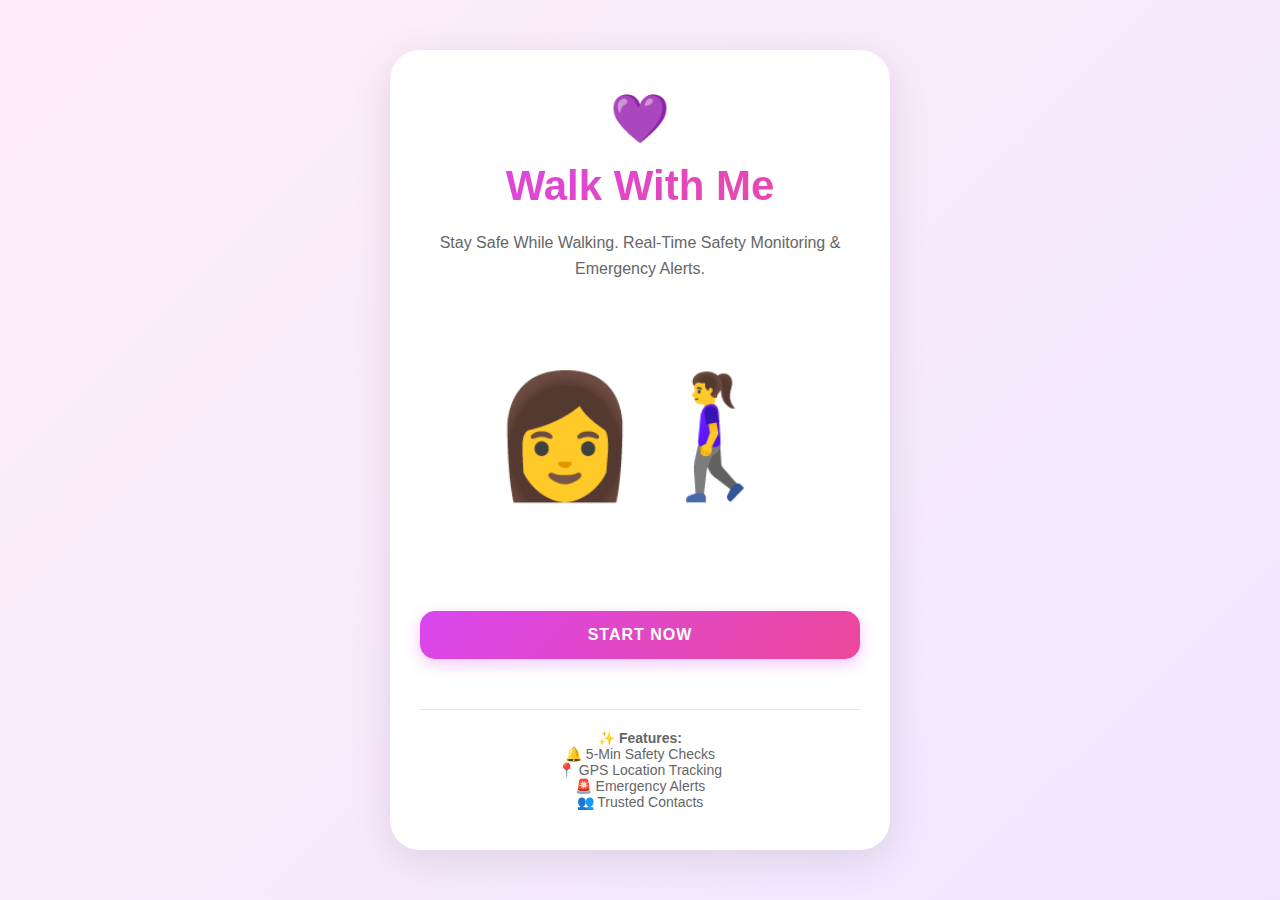
<file: wwm3/index.html>
<!DOCTYPE html>
<html lang="en">
<head>
  <meta charset="UTF-8">
  <meta name="viewport" content="width=device-width, initial-scale=1.0">
  <title>Walk With Me - Women Safety</title>
  <link rel="stylesheet" href="css/styles.css">
</head>
<body>
  <div class="page-container">
    <div class="page-content">
      <div class="landing-hero">
        <div class="logo">💜</div>
        <h1>Walk With Me</h1>
        <p>Stay Safe While Walking. Real-Time Safety Monitoring & Emergency Alerts.</p>
        <div class="illustration">👩‍🚶‍♀️</div>
        <button class="btn btn-primary" onclick="goToPage('signup.html')">Start Now</button>
      </div>

      <div class="divider"></div>

      <div style="text-align: center; color: #666; font-size: 14px; margin-top: 20px;">
        <p><strong>✨ Features:</strong></p>
        <p>🔔 5-Min Safety Checks</p>
        <p>📍 GPS Location Tracking</p>
        <p>🚨 Emergency Alerts</p>
        <p>👥 Trusted Contacts</p>
      </div>
    </div>
  </div>

  <script>
    function goToPage(path) {
      window.location.href = path;
    }
    
    // Ensure user has profile before starting
    window.addEventListener('load', function() {
      // Check if coming from signup confirmation
      const urlParams = new URLSearchParams(window.location.search);
      if (urlParams.get('newuser') === 'true') {
        console.log('New user created');
      }
    });
  </script>
</body>
</html>
</file>
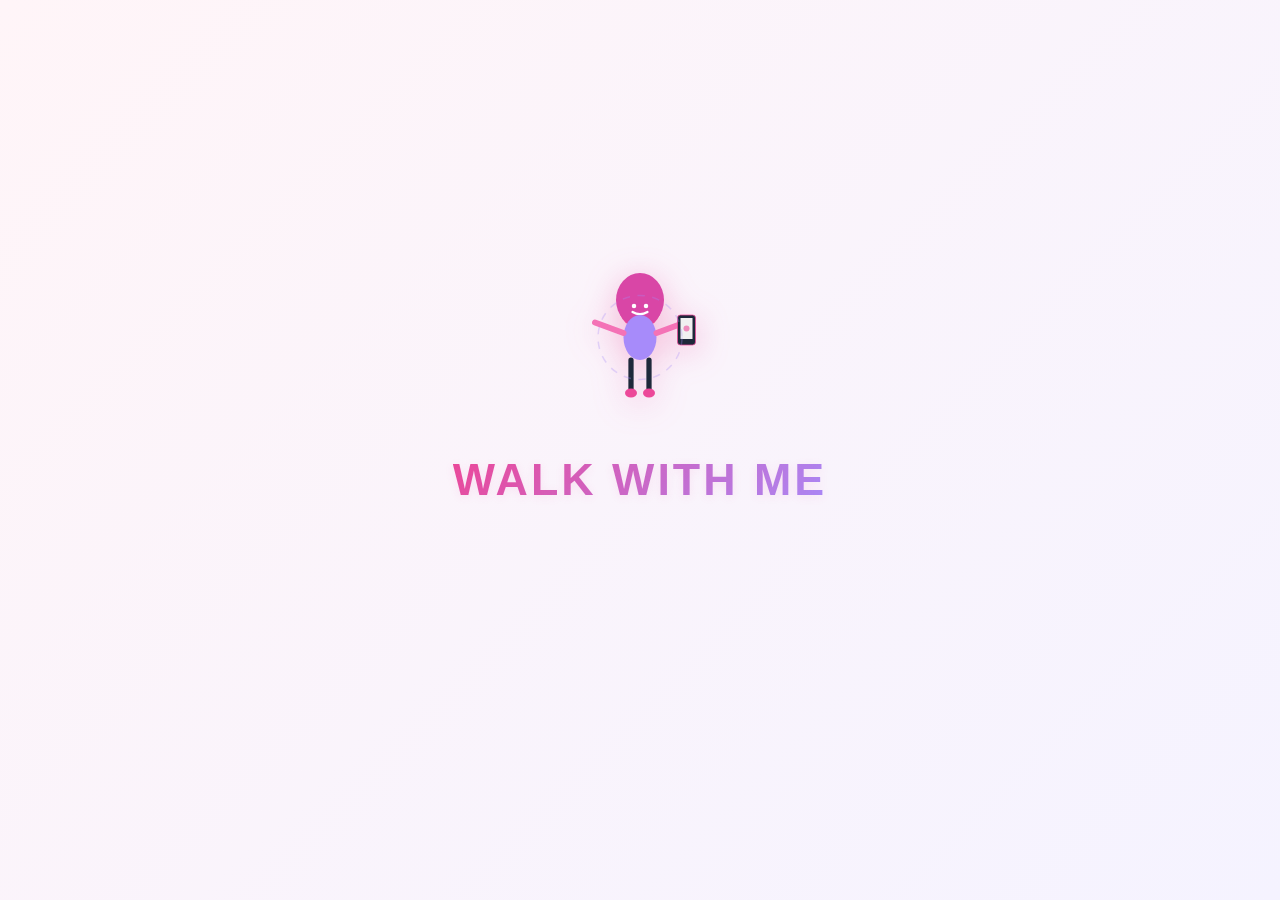
<file: wwm3/wwm2/index.html>
<!DOCTYPE html>
<html lang="en">
<head>
  <meta charset="UTF-8">
  <meta name="viewport" content="width=device-width, initial-scale=1.0">
  <title>Walk With Me - You Are Never Alone</title>
  <link rel="stylesheet" href="styles.css">
</head>
<body>
  <!-- ============= OPENING SCREEN ============= -->
  <div id="opening-screen" class="screen active">
    <div class="opening-container">
      <!-- Woman with phone illustration -->
      <div class="opening-illustration">
        <svg width="150" height="150" viewBox="0 0 100 100" xmlns="http://www.w3.org/2000/svg">
          <!-- Head -->
          <circle cx="50" cy="25" r="14" fill="#ec4899"/>
          <!-- Hair long -->
          <ellipse cx="50" cy="20" rx="16" ry="18" fill="#d946a6"/>
          <!-- Smile -->
          <path d="M 45 28 Q 50 31 55 28" stroke="#fff" stroke-width="1.5" fill="none" stroke-linecap="round"/>
          <!-- Eyes -->
          <circle cx="46" cy="24" r="1.5" fill="#fff"/>
          <circle cx="54" cy="24" r="1.5" fill="#fff"/>
          <!-- Body -->
          <ellipse cx="50" cy="45" rx="11" ry="15" fill="#a78bfa"/>
          <!-- Arms out (holding phone) -->
          <line x1="39" y1="42" x2="20" y2="35" stroke="#f472b6" stroke-width="4" stroke-linecap="round"/>
          <line x1="61" y1="42" x2="80" y2="35" stroke="#f472b6" stroke-width="4" stroke-linecap="round"/>
          <!-- Phone in right hand -->
          <rect x="75" y="30" width="12" height="20" rx="2" fill="#1e293b" stroke="#ec4899" stroke-width="0.5"/>
          <rect x="77" y="32" width="8" height="14" fill="#f0f0f0"/>
          <!-- Screen glow -->
          <circle cx="81" cy="39" r="2" fill="#ec4899" opacity="0.6"/>
          <!-- Legs -->
          <line x1="44" y1="60" x2="44" y2="80" stroke="#1e293b" stroke-width="3.5" stroke-linecap="round"/>
          <line x1="56" y1="60" x2="56" y2="80" stroke="#1e293b" stroke-width="3.5" stroke-linecap="round"/>
          <!-- Shoes -->
          <ellipse cx="44" cy="82" rx="4" ry="3" fill="#ec4899"/>
          <ellipse cx="56" cy="82" rx="4" ry="3" fill="#ec4899"/>
          <!-- Confidence aura -->
          <circle cx="50" cy="45" r="28" fill="none" stroke="#a78bfa" stroke-width="1" opacity="0.3" stroke-dasharray="5,5"/>
        </svg>
      </div>

      <!-- Animated Logo -->
      <div class="animated-logo">
        <h1 class="logo-text">WALK WITH ME</h1>
      </div>

      <!-- Motivational Quote -->
      <div class="quote-container">
        <p class="quote">You are never alone.</p>
        <p class="tagline">Stay safe. Stay connected. Stay aware.</p>
      </div>

      <!-- Start Button - Appears after animation -->
      <button class="btn btn-start" id="startBtn" style="display: none;" onclick="goToSignup()">
        START →
      </button>
    </div>
  </div>

  <!-- ============= SIGNUP SCREEN ============= -->
  <div id="signup-screen" class="screen">
    <div class="signup-container slide-in">
      <div class="signup-illustration">
        <svg width="80" height="80" viewBox="0 0 100 100" xmlns="http://www.w3.org/2000/svg">
          <!-- Woman illustration -->
          <circle cx="50" cy="25" r="15" fill="#ec4899"/>
          <!-- Hair -->
          <path d="M 35 22 Q 35 12 50 12 Q 65 12 65 22 Z" fill="#d946a6"/>
          <!-- Body -->
          <rect x="40" y="42" width="20" height="25" rx="3" fill="#a78bfa"/>
          <!-- Arms -->
          <rect x="25" y="45" width="15" height="8" rx="4" fill="#ec4899"/>
          <rect x="60" y="45" width="15" height="8" rx="4" fill="#ec4899"/>
          <!-- Phone in hand -->
          <rect x="72" y="48" width="10" height="16" rx="2" fill="#0f172a"/>
          <!-- Legs -->
          <line x1="43" y1="68" x2="43" y2="85" stroke="#1e293b" stroke-width="4" stroke-linecap="round"/>
          <line x1="57" y1="68" x2="57" y2="85" stroke="#1e293b" stroke-width="4" stroke-linecap="round"/>
        </svg>
      </div>
      <h2>Create Your Profile</h2>
      <p class="subtitle">Your information is private & secure</p>

      <form id="signupForm">
        <div class="form-group fade-in">
          <label for="name">Full Name</label>
          <input type="text" id="name" placeholder="Your full name" required>
        </div>

        <div class="form-group fade-in">
          <label for="email">Email Address</label>
          <input type="email" id="email" placeholder="your@email.com" required>
        </div>

        <div class="form-group fade-in">
          <label for="phone">Phone Number</label>
          <input type="tel" id="phone" placeholder="+1 (555) 000-0000" required>
        </div>

        <div class="form-divider">
          <h3>Emergency Contacts</h3>
          <p class="form-hint">Add 1-3 trusted contacts</p>
        </div>

        <div id="emergencyContactsList">
          <div class="emergency-contact-group">
            <div class="form-group fade-in">
              <label>Contact 1 Name</label>
              <input type="text" class="emergency-name" placeholder="Contact name" required>
            </div>
            <div class="form-group fade-in">
              <label>Contact 1 Phone</label>
              <input type="tel" class="emergency-phone" placeholder="+1 (555) 000-0000" required>
            </div>
            <div class="form-group fade-in">
              <label>Contact 1 Email</label>
              <input type="email" class="emergency-email" placeholder="contact@email.com">
            </div>
          </div>
        </div>

        <button type="button" id="addContactBtn" class="btn btn-secondary" style="width: 100%; margin-top: 10px;">+ Add Another Contact</button>

        <button type="submit" class="btn btn-primary" style="width: 100%; margin-top: 20px;">Continue →</button>
      </form>
    </div>
  </div>

  <!-- ============= DASHBOARD SCREEN ============= -->
  <div id="dashboard-screen" class="screen">
    <div class="dashboard-container slide-in">
      <div class="welcome-banner">
        <div class="dashboard-illustration">
          <svg width="120" height="120" viewBox="0 0 100 100" xmlns="http://www.w3.org/2000/svg">
            <!-- Woman walking confidently -->
            <circle cx="50" cy="20" r="12" fill="#ec4899"/>
            <!-- Hair -->
            <path d="M 40 18 Q 40 10 50 10 Q 60 10 60 18 Z" fill="#d946a6"/>
            <!-- Body with shield -->
            <rect x="42" y="35" width="16" height="20" rx="2" fill="#a78bfa"/>
            <!-- Shield -->
            <path d="M 50 32 L 58 35 L 58 42 Q 58 48 50 52 Q 42 48 42 42 L 42 35 Z" fill="#F472B6" opacity="0.8" stroke="#ec4899" stroke-width="1"/>
            <!-- Check mark inside shield -->
            <path d="M 46 44 L 49 47 L 54 40" stroke="white" stroke-width="2" fill="none" stroke-linecap="round"/>
            <!-- Arms -->
            <line x1="42" y1="38" x2="32" y2="35" stroke="#ec4899" stroke-width="3" stroke-linecap="round"/>
            <line x1="58" y1="38" x2="68" y2="35" stroke="#ec4899" stroke-width="3" stroke-linecap="round"/>
            <!-- Legs (walking) -->
            <line x1="45" y1="56" x2="43" y2="72" stroke="#1e293b" stroke-width="3" stroke-linecap="round"/>
            <line x1="55" y1="56" x2="57" y2="72" stroke="#1e293b" stroke-width="3" stroke-linecap="round"/>
            <!-- Feet -->
            <circle cx="43" cy="74" r="2" fill="#1e293b"/>
            <circle cx="57" cy="74" r="2" fill="#1e293b"/>
          </svg>
        </div>
        <h1>Welcome, <span id="userNameDisplay">Friend</span>! 👋</h1>
        <p style="color: var(--text-light);">Stay safe, stay aware.</p>
      </div>

      <div class="dashboard-buttons">
        <div class="btn-card fade-in delay-1" onclick="goToWalk()">
          <span class="icon">🚶‍♀️</span>
          <h3>Start Walk</h3>
          <p>5-minute protected walk</p>
        </div>

        <div class="btn-card fade-in delay-2" onclick="goToSafetyTools()">
          <span class="icon">🛡️</span>
          <h3>Safety Tools</h3>
          <p>Fake call, share location & more</p>
        </div>

        <div class="btn-card fade-in delay-3" onclick="goToSignup()">
          <span class="icon">👤</span>
          <h3>Edit Contacts</h3>
          <p>Update your information</p>
        </div>
      </div>

      <footer class="app-footer">Stay Safe ❤️</footer>
    </div>
  </div>

  <!-- ============= WALK MODE SCREEN ============= -->
  <div id="walk-screen" class="screen">
    <div class="walk-container">
      <div class="walk-header">
        <h2>Your Protected Walk</h2>
        <button class="btn-close" onclick="backToDashboard()">✕</button>
      </div>

      <!-- Safety illustration -->
      <div class="walk-illustration">
        <svg width="120" height="120" viewBox="0 0 100 100" xmlns="http://www.w3.org/2000/svg">
          <!-- Woman walking with shield -->
          <circle cx="50" cy="22" r="12" fill="#ec4899"/>
          <!-- Hair -->
          <path d="M 40 20 Q 40 12 50 12 Q 60 12 60 20 Z" fill="#d946a6"/>
          <!-- Body -->
          <ellipse cx="50" cy="40" rx="10" ry="13" fill="#a78bfa"/>
          <!-- Shield (protection) -->
          <path d="M 50 38 L 58 42 L 58 50 Q 58 58 50 62 Q 42 58 42 50 L 42 42 Z" fill="#f472b6" opacity="0.7" stroke="#ec4899" stroke-width="1.5"/>
          <!-- Shield checkmark -->
          <path d="M 46 50 L 49 53 L 54 48" stroke="white" stroke-width="2" fill="none" stroke-linecap="round" stroke-linejoin="round"/>
          <!-- Arms -->
          <line x1="40" y1="40" x2="28" y2="38" stroke="#ec4899" stroke-width="3" stroke-linecap="round"/>
          <line x1="60" y1="40" x2="72" y2="38" stroke="#ec4899" stroke-width="3" stroke-linecap="round"/>
          <!-- Legs walking -->
          <line x1="47" y1="54" x2="46" y2="72" stroke="#1e293b" stroke-width="3.5" stroke-linecap="round"/>
          <line x1="53" y1="54" x2="54" y2="72" stroke="#1e293b" stroke-width="3.5" stroke-linecap="round"/>
          <!-- Shoes -->
          <circle cx="46" cy="74" r="2.5" fill="#ec4899"/>
          <circle cx="54" cy="74" r="2.5" fill="#ec4899"/>
          <!-- Motion lines -->
          <line x1="65" y1="68" x2="75" y2="68" stroke="#a78bfa" stroke-width="1.5" opacity="0.5" stroke-linecap="round"/>
          <line x1="65" y1="75" x2="75" y2="75" stroke="#a78bfa" stroke-width="1.5" opacity="0.5" stroke-linecap="round"/>
        </svg>
      </div>

      <!-- Timer Display -->
      <div class="timer-display">
        <div class="timer-big" id="timerDisplay">5:00</div>
        <p class="timer-label">Protected Walk Timer</p>
      </div>

      <!-- Status -->
      <div class="status-box">
        <span class="status-dot"></span>
        <span id="statusText">🚶 Moving. Staying safe.</span>
      </div>

      <!-- Buttons -->
      <div class="walk-actions">
        <button class="btn btn-secondary" onclick="stopWalk()">✓ Stop Walk</button>
        <button class="btn btn-danger pulse" onclick="triggerEmergency()">🚨 EMERGENCY</button>
      </div>
    </div>
  </div>

  <!-- ============= SAFETY CHECK MODAL ============= -->
  <div id="safetyModal" class="modal" style="display: none;">
    <div class="modal-overlay"></div>
    <div class="modal-content slide-up">
      <h2>❓ Are You Safe?</h2>
      <p>Please respond within <span id="graceCountdown" class="countdown">30</span> seconds</p>
      
      <div class="progress-bar">
        <div class="progress-fill" id="progressFill"></div>
      </div>

      <div class="modal-buttons">
        <button class="btn btn-primary" onclick="respondSafe()">✅ Yes, I'm Safe</button>
        <button class="btn btn-danger" onclick="triggerEmergency()">❌ Help!</button>
      </div>
    </div>
  </div>

  <!-- ============= EMERGENCY SCREEN ============= -->
  <div id="emergency-screen" class="screen">
    <div class="emergency-container flash-warning">
      <div class="emergency-header">
        <h1>🚨 EMERGENCY ALERT SENT</h1>
        <p>Your emergency contacts have been notified</p>
      </div>

      <div class="emergency-info">
        <div class="info-box">
          <h3>📍 Your Location</h3>
          <p id="locationInfo">Fetching location...</p>
          <a id="mapLink" href="#" target="_blank" class="btn btn-secondary" style="display: inline-block; margin-top: 10px;">View on Maps</a>
        </div>

        <div id="contactsNotified" class="info-box">
          <h3>📱 Contacts Notified</h3>
          <div id="notifiedContactsList"></div>
        </div>

        <div class="info-box">
          <h3>📱 SMS Alert</h3>
          <p id="smsPreview">Alert sent to emergency contacts</p>
        </div>

        <div class="info-box">
          <h3>📧 Email Alert</h3>
          <p id="emailPreview">Alert email sent</p>
        </div>
      </div>

      <button class="btn btn-primary" onclick="backToDashboard()">Back to Dashboard</button>
    </div>
  </div>

  <!-- ============= SAFETY TOOLS SCREEN ============= -->
  <div id="safety-tools-screen" class="screen">
    <div class="safety-tools-container slide-in">
      <h2>🛡️ Safety Tools</h2>
      <p class="subtitle">Extra protection features</p>

      <div class="tools-grid">
        <!-- Fake Call -->
        <div class="tool-card fade-in delay-1" onclick="triggerFakeCall()">
          <span class="icon">☎️</span>
          <h3>Fake Call</h3>
          <p>Get an emergency call to escape</p>
          <button class="btn btn-secondary">Trigger</button>
        </div>

        <!-- Live Tracking -->
        <div class="tool-card fade-in delay-2" onclick="goToLiveTracking()">
          <span class="icon">📍</span>
          <h3>Live Tracking</h3>
          <p>Share location with trusted contacts</p>
          <button class="btn btn-secondary">Share</button>
        </div>

        <!-- Shake Alert -->
        <div class="tool-card fade-in delay-3" onclick="enableShakeDetection()">
          <span class="icon">📳</span>
          <h3>Shake Alert</h3>
          <p id="shakeStatus">Shake device to trigger alarm</p>
          <button class="btn btn-secondary" id="shakeBtn">Activate</button>
        </div>

        <!-- Voice Command -->
        <div class="tool-card fade-in delay-4" onclick="enableVoiceCommand()">
          <span class="icon">🎤</span>
          <h3>Voice Command</h3>
          <p id="voiceStatus">Say "HELP" to trigger alert</p>
          <button class="btn btn-secondary" id="voiceBtn">Activate</button>
        </div>

        <!-- Quick Siren -->
        <div class="tool-card fade-in delay-5" onclick="triggerSiren()">
          <span class="icon">📢</span>
          <h3>Quick Siren</h3>
          <p>Maximum volume alarm sound</p>
          <button class="btn btn-danger">ACTIVATE SIREN</button>
        </div>
      </div>

      <button class="btn btn-secondary" onclick="backToDashboard()">Back to Dashboard</button>
    </div>
  </div>

  <!-- ============= FAKE CALL SCREEN ============= -->
  <div id="fake-call-screen" class="screen">
    <div class="fake-call-container">
      <div class="caller-avatar pulse">
        <svg width="100" height="100" viewBox="0 0 100 100" xmlns="http://www.w3.org/2000/svg">
          <!-- Head -->
          <circle cx="50" cy="30" r="16" fill="#ec4899"/>
          <!-- Hair -->
          <path d="M 36 28 Q 36 16 50 16 Q 64 16 64 28 Z" fill="#d946a6"/>
          <!-- Smile -->
          <path d="M 44 35 Q 50 38 56 35" stroke="#fff" stroke-width="2" fill="none" stroke-linecap="round"/>
          <!-- Eyes happy -->
          <path d="M 43 30 L 46 33" stroke="#fff" stroke-width="2" stroke-linecap="round"/>
          <path d="M 54 30 L 57 33" stroke="#fff" stroke-width="2" stroke-linecap="round"/>
          <!-- Body -->
          <ellipse cx="50" cy="55" rx="12" ry="16" fill="#a78bfa"/>
          <!-- Arms -->
          <line x1="38" y1="50" x2="20" y2="45" stroke="#f472b6" stroke-width="4" stroke-linecap="round"/>
          <line x1="62" y1="50" x2="80" y2="45" stroke="#f472b6" stroke-width="4" stroke-linecap="round"/>
        </svg>
      </div>
      <div class="caller-info">
        <h2>Mom</h2>
        <p>Incoming call...</p>
      </div>

      <div class="call-timer">
        <div class="timer-circle">
          <span id="callTimer">15</span>
        </div>
      </div>

      <div class="call-buttons">
        <button class="btn-circle accept" onclick="acceptCall()">📞</button>
        <button class="btn-circle decline" onclick="declineCall()">🔴</button>
      </div>
    </div>
  </div>

  <!-- ============= LIVE TRACKING SCREEN ============= -->
  <div id="live-tracking-screen" class="screen">
    <div class="tracking-container slide-in">
      <h2>📍 Live Tracking</h2>
      
      <div class="tracking-info">
        <div class="info-box">
          <h3>Your Location</h3>
          <p id="trackingLocation">Fetching...</p>
          <a id="trackingMapLink" href="#" target="_blank" class="btn btn-secondary" style="display: inline-block; margin-top: 10px;">Open Maps</a>
        </div>

        <div class="info-box">
          <h3>Share with Contact</h3>
          <p id="shareMessage">Share this link with your emergency contact</p>
          <button class="btn btn-primary" onclick="copyTrackingLink()">📋 Copy Link</button>
        </div>
      </div>

      <button class="btn btn-secondary" onclick="backToDashboard()">Back to Dashboard</button>
    </div>
  </div>

  <script src="script.js"></script>
</body>
</html>
</file>
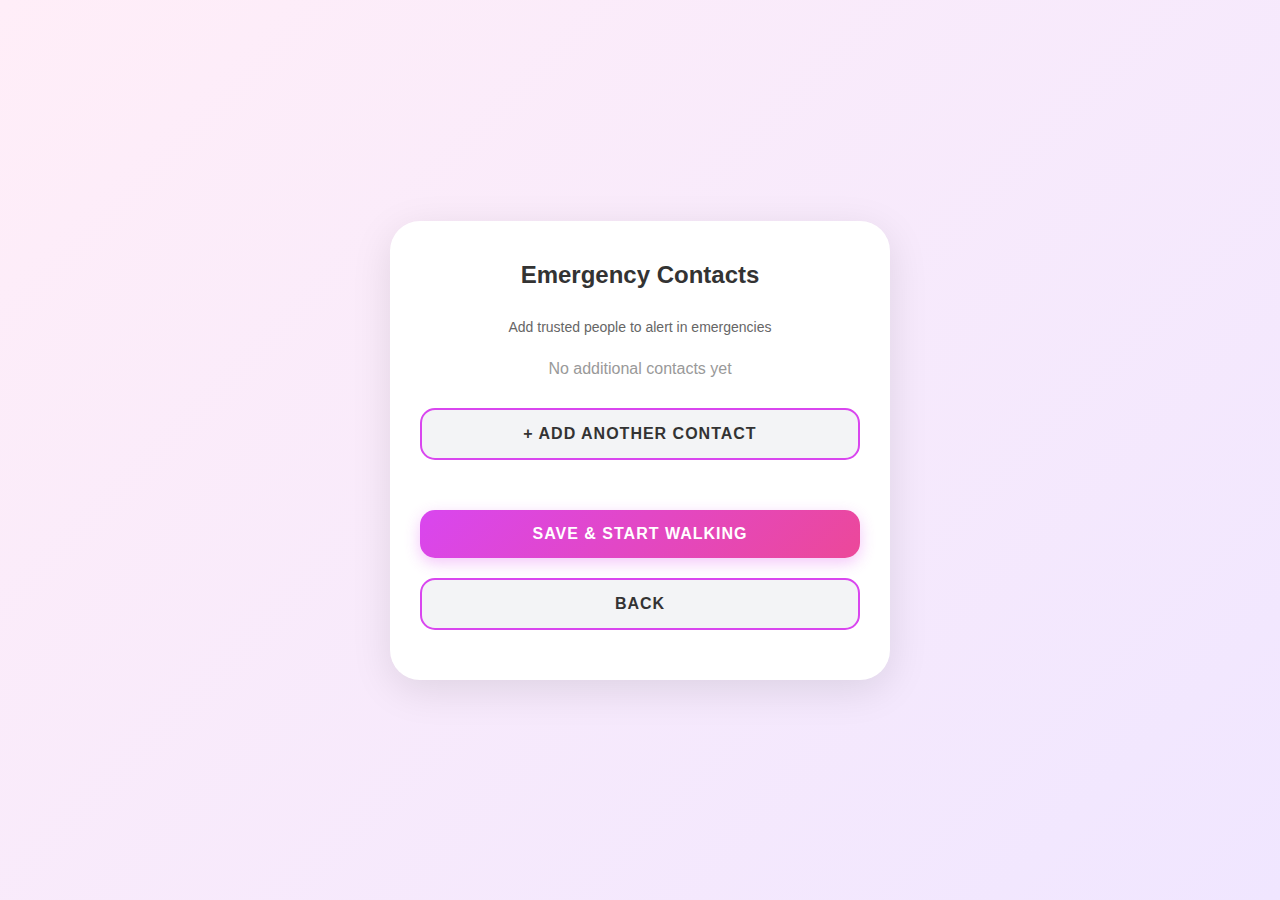
<file: wwm3/contacts.html>
<!DOCTYPE html>
<html lang="en">
<head>
  <meta charset="UTF-8">
  <meta name="viewport" content="width=device-width, initial-scale=1.0">
  <title>Emergency Contacts - Walk With Me</title>
  <link rel="stylesheet" href="css/styles.css">
</head>
<body>
  <div class="page-container">
    <div class="page-content">
      <h2 class="section-title">Emergency Contacts</h2>
      <p class="section-subtitle">Add trusted people to alert in emergencies</p>

      <div id="contactsList"></div>

      <div style="text-align: center; margin: 20px 0;">
        <button class="btn btn-secondary" onclick="openAddContactForm()">+ Add Another Contact</button>
      </div>

      <div id="addContactForm" class="hidden">
        <div class="divider"></div>
        <h3 style="font-size: 16px; color: #333; margin-bottom: 20px;">Add New Contact</h3>

        <div class="form-group">
          <label>Contact Name *</label>
          <input type="text" id="newContactName" placeholder="Name of trusted person" required>
        </div>

        <div class="form-group">
          <label>Contact Phone *</label>
          <input type="tel" id="newContactPhone" placeholder="Contact's phone number" required>
        </div>

        <div class="form-group">
          <label>Contact Email *</label>
          <input type="email" id="newContactEmail" placeholder="Contact's email" required>
        </div>

        <div style="display: flex; gap: 10px;">
          <button type="button" class="btn btn-primary" style="flex: 1;" onclick="addContact()">Add Contact</button>
          <button type="button" class="btn btn-secondary" style="flex: 1;" onclick="closeAddContactForm()">Cancel</button>
        </div>
      </div>

      <div style="margin-top: 30px;">
        <button class="btn btn-primary" onclick="goToWalkScreen()">Save & Start Walking</button>
        <button class="btn btn-secondary" onclick="goToPage('signup.html')">Back</button>
      </div>
    </div>
  </div>

  <script>
    function goToPage(path) {
      window.location.href = path;
    }
  </script>
  <script src="js/contacts.js"></script>
</body>
</html>
</file>
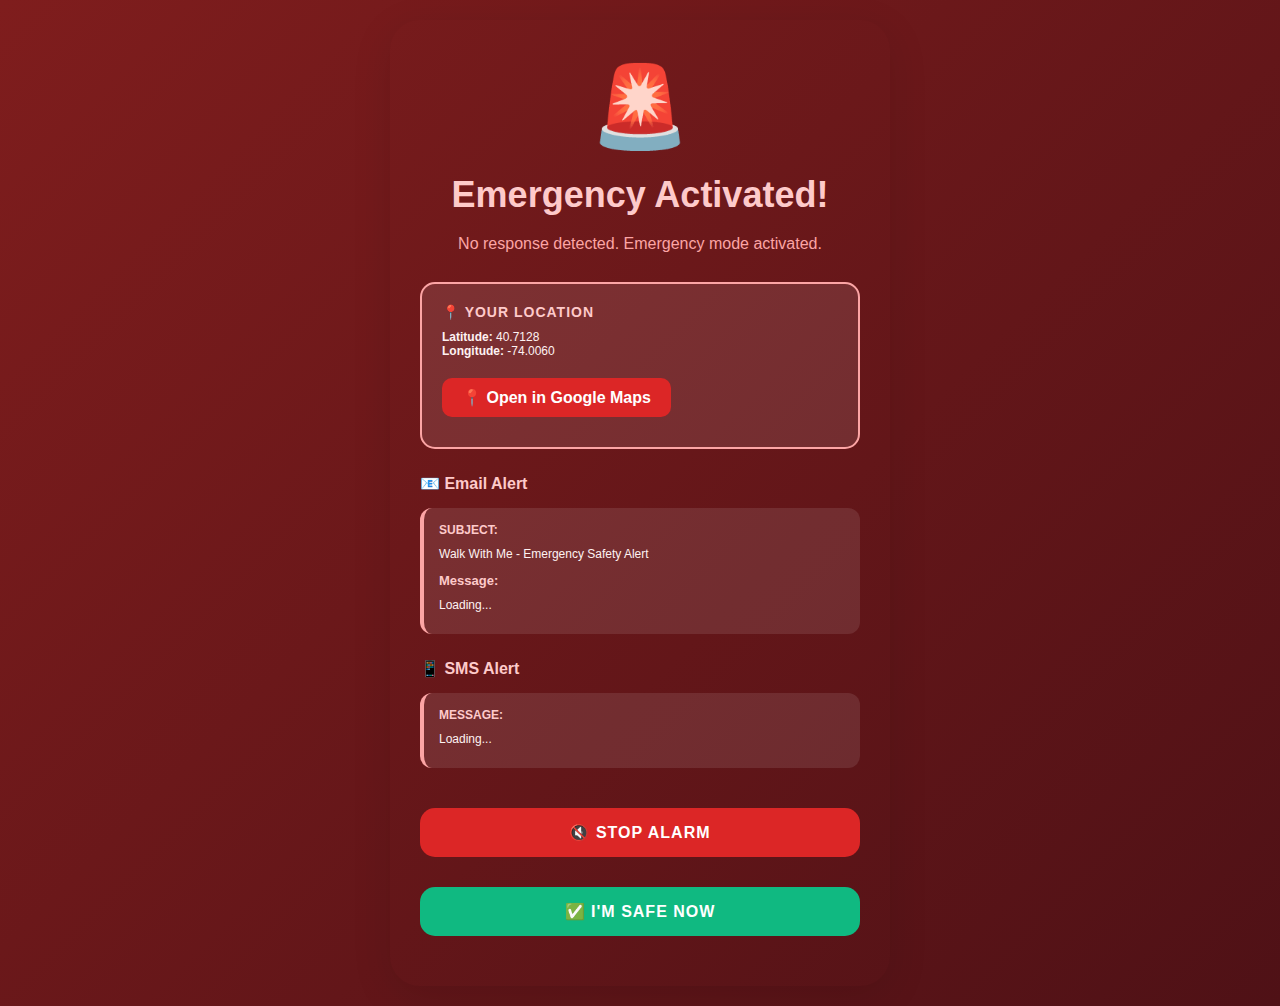
<file: wwm3/emergency.html>
<!DOCTYPE html>
<html lang="en">
<head>
  <meta charset="UTF-8">
  <meta name="viewport" content="width=device-width, initial-scale=1.0">
  <title>Emergency Alert - Walk With Me</title>
  <link rel="stylesheet" href="css/styles.css">
</head>
<body class="emergency-bg">
  <div class="page-container">
    <div class="page-content" style="background: transparent; color: white;">
      <div class="emergency-alert">
        <div class="alert-icon" id="alertIcon">🚨</div>
        <h1>Emergency Activated!</h1>
        <p id="emergencyMessage">No response detected. Emergency mode activated.</p>
      </div>

      <div class="alert-location">
        <h3>📍 Your Location</h3>
        <p id="locationCoords" style="color: #fef2f2; font-size: 12px; margin: 10px 0; word-break: break-all;">
          Getting your location...
        </p>
        <a href="#" id="mapsLink" class="location-link" target="_blank">
          📍 Open in Google Maps
        </a>
      </div>

      <div style="margin: 25px 0;">
        <h3 style="color: #fecaca; font-size: 16px; margin-bottom: 15px;">📧 Email Alert</h3>
        <div class="message-preview">
          <h4>Subject:</h4>
          <p>Walk With Me - Emergency Safety Alert</p>
          <div style="margin-top: 10px;">
            <strong style="color: #fecaca;">Message:</strong>
            <p style="margin-top: 8px;" id="emailMessage">Loading...</p>
          </div>
        </div>
      </div>

      <div>
        <h3 style="color: #fecaca; font-size: 16px; margin-bottom: 15px;">📱 SMS Alert</h3>
        <div class="message-preview">
          <h4>Message:</h4>
          <p id="smsMessage">Loading...</p>
        </div>
      </div>

      <div class="emergency-actions">
        <button class="btn btn-stop-alarm" onclick="stopAlarm()">🔇 Stop Alarm</button>
        <button class="btn btn-safe-now" onclick="confirmSafeEmergency()">✅ I'm Safe Now</button>
      </div>
    </div>
  </div>

  <script>
    function goToPage(path) {
      window.location.href = path;
    }
  </script>
  <script src="js/emergency.js"></script>
</body>
</html>
</file>
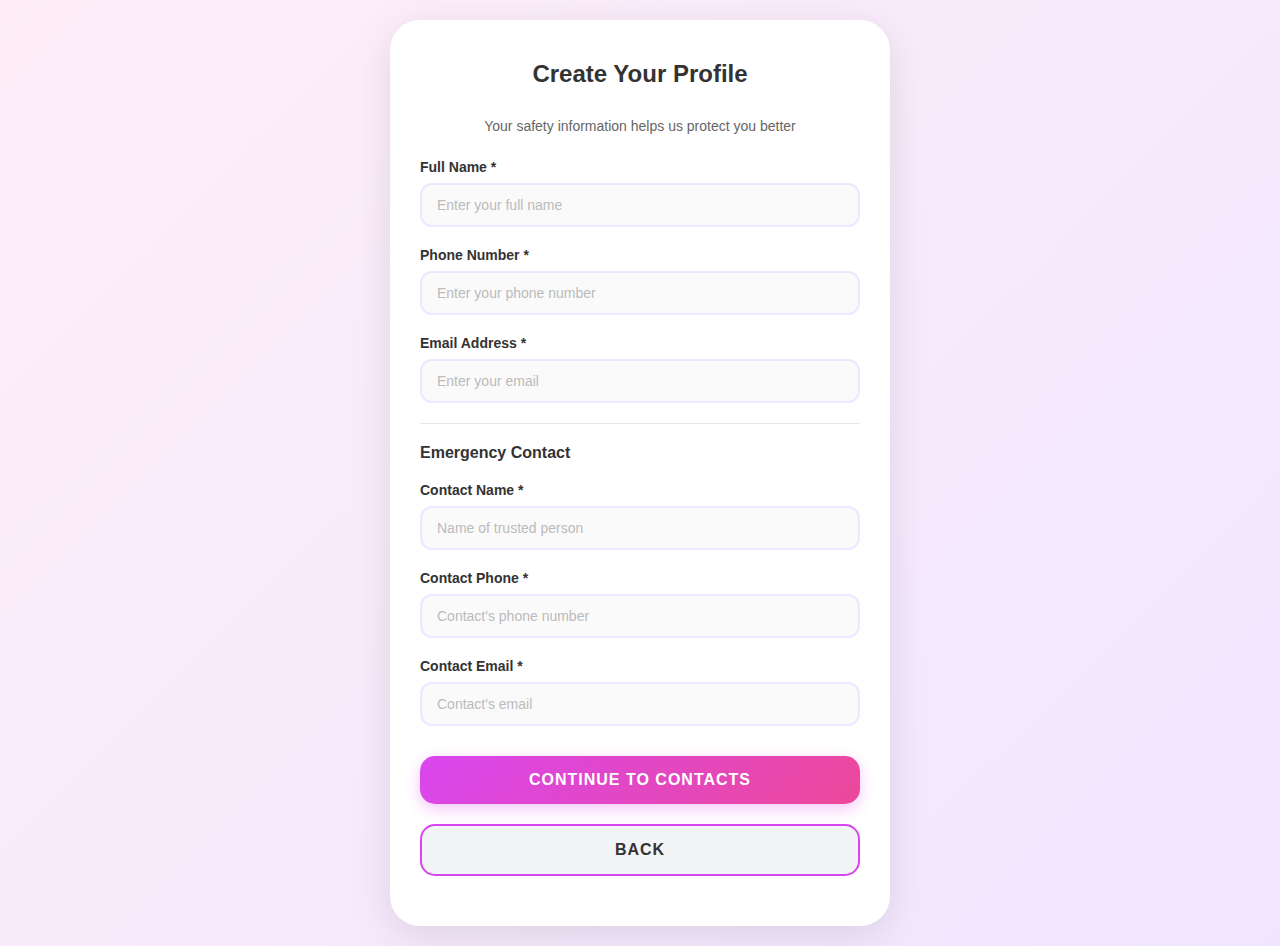
<file: wwm3/signup.html>
<!DOCTYPE html>
<html lang="en">
<head>
  <meta charset="UTF-8">
  <meta name="viewport" content="width=device-width, initial-scale=1.0">
  <title>Sign Up - Walk With Me</title>
  <link rel="stylesheet" href="css/styles.css">
</head>
<body>
  <div class="page-container">
    <div class="page-content">
      <h2 class="section-title">Create Your Profile</h2>
      <p class="section-subtitle">Your safety information helps us protect you better</p>

      <form id="signupForm">
        <div class="form-group">
          <label>Full Name *</label>
          <input type="text" id="fullName" placeholder="Enter your full name" required>
        </div>

        <div class="form-group">
          <label>Phone Number *</label>
          <input type="tel" id="phoneNumber" placeholder="Enter your phone number" required>
        </div>

        <div class="form-group">
          <label>Email Address *</label>
          <input type="email" id="email" placeholder="Enter your email" required>
        </div>

        <div class="divider"></div>

        <h3 style="font-size: 16px; color: #333; margin-bottom: 20px;">Emergency Contact</h3>

        <div class="form-group">
          <label>Contact Name *</label>
          <input type="text" id="contactName" placeholder="Name of trusted person" required>
        </div>

        <div class="form-group">
          <label>Contact Phone *</label>
          <input type="tel" id="contactPhone" placeholder="Contact's phone number" required>
        </div>

        <div class="form-group">
          <label>Contact Email *</label>
          <input type="email" id="contactEmail" placeholder="Contact's email" required>
        </div>

        <button type="button" class="btn btn-primary" onclick="saveProfile()">Continue to Contacts</button>
        <button type="button" class="btn btn-secondary" onclick="goToPage('index.html')">Back</button>
      </form>
    </div>
  </div>

  <script>
    function goToPage(path) {
      window.location.href = path;
    }
  </script>
  <script src="js/signup.js"></script>
</body>
</html>
</file>
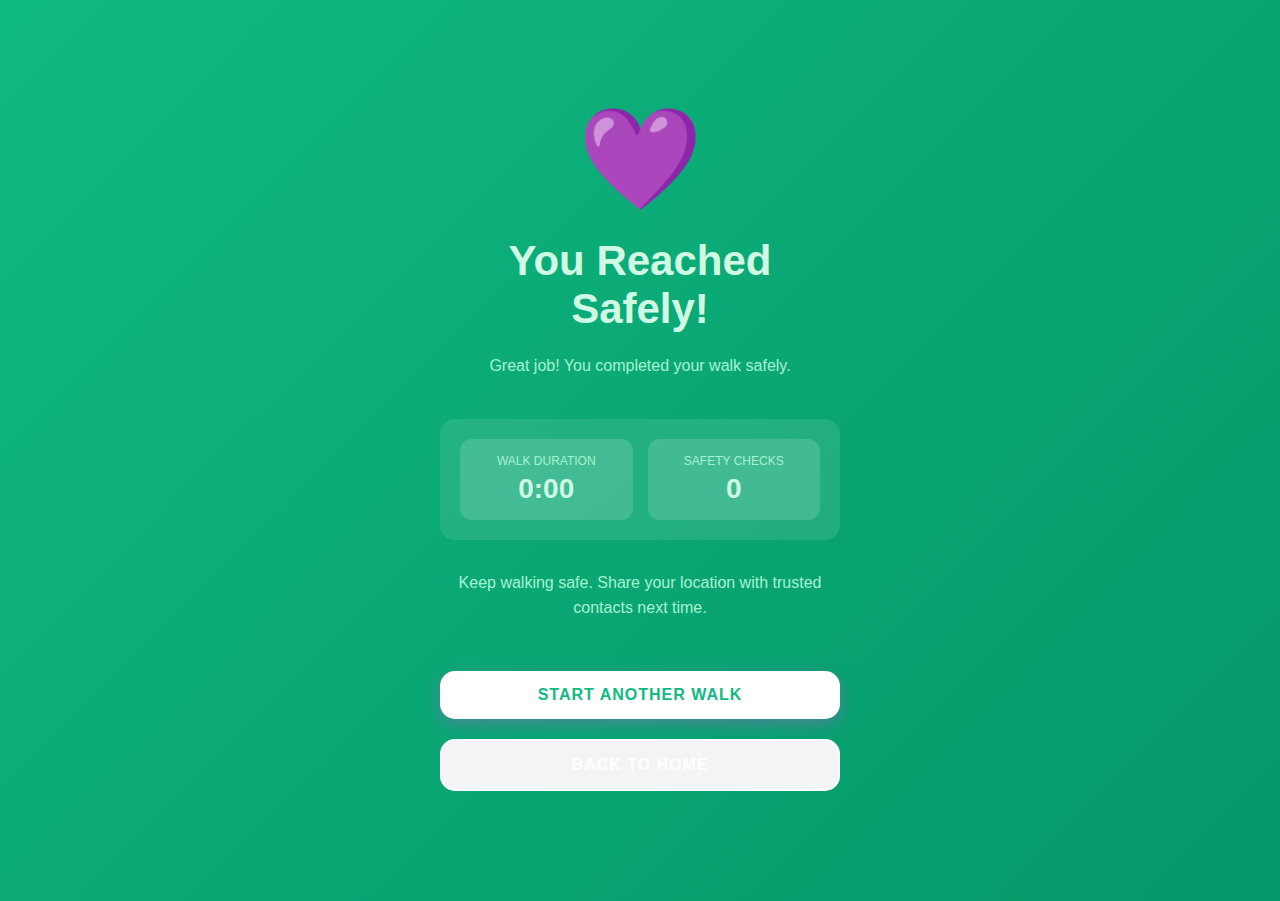
<file: wwm3/success.html>
<!DOCTYPE html>
<html lang="en">
<head>
  <meta charset="UTF-8">
  <meta name="viewport" content="width=device-width, initial-scale=1.0">
  <title>Safe & Sound - Walk With Me</title>
  <link rel="stylesheet" href="css/styles.css">
</head>
<body class="success-bg">
  <div class="page-container">
    <div class="page-content" style="background: transparent; color: white; box-shadow: none;">
      <div class="success-container">
        <div class="success-icon">💜</div>
        <h1>You Reached Safely!</h1>
        <p>Great job! You completed your walk safely.</p>

        <div class="success-stats">
          <div class="stat-item">
            <div class="stat-label">Walk Duration</div>
            <div class="stat-value" id="walkDuration">5:00</div>
          </div>
          <div class="stat-item">
            <div class="stat-label">Safety Checks</div>
            <div class="stat-value" id="checksCount">1</div>
          </div>
        </div>

        <p style="margin: 20px 0; color: #a7f3d0;">Keep walking safe. Share your location with trusted contacts next time.</p>

        <button class="btn btn-primary" style="background: white; color: #10b981; margin-top: 30px;" onclick="goToPage('walk.html')">Start Another Walk</button>
        <button class="btn btn-secondary" style="border-color: white; color: white;" onclick="goToPage('index.html')">Back to Home</button>
      </div>
    </div>
  </div>

  <!-- Confetti Animation -->
  <script>
    function goToPage(path) {
      window.location.href = path;
    }
  </script>
  <script src="js/success.js"></script>
</body>
</html>
</file>
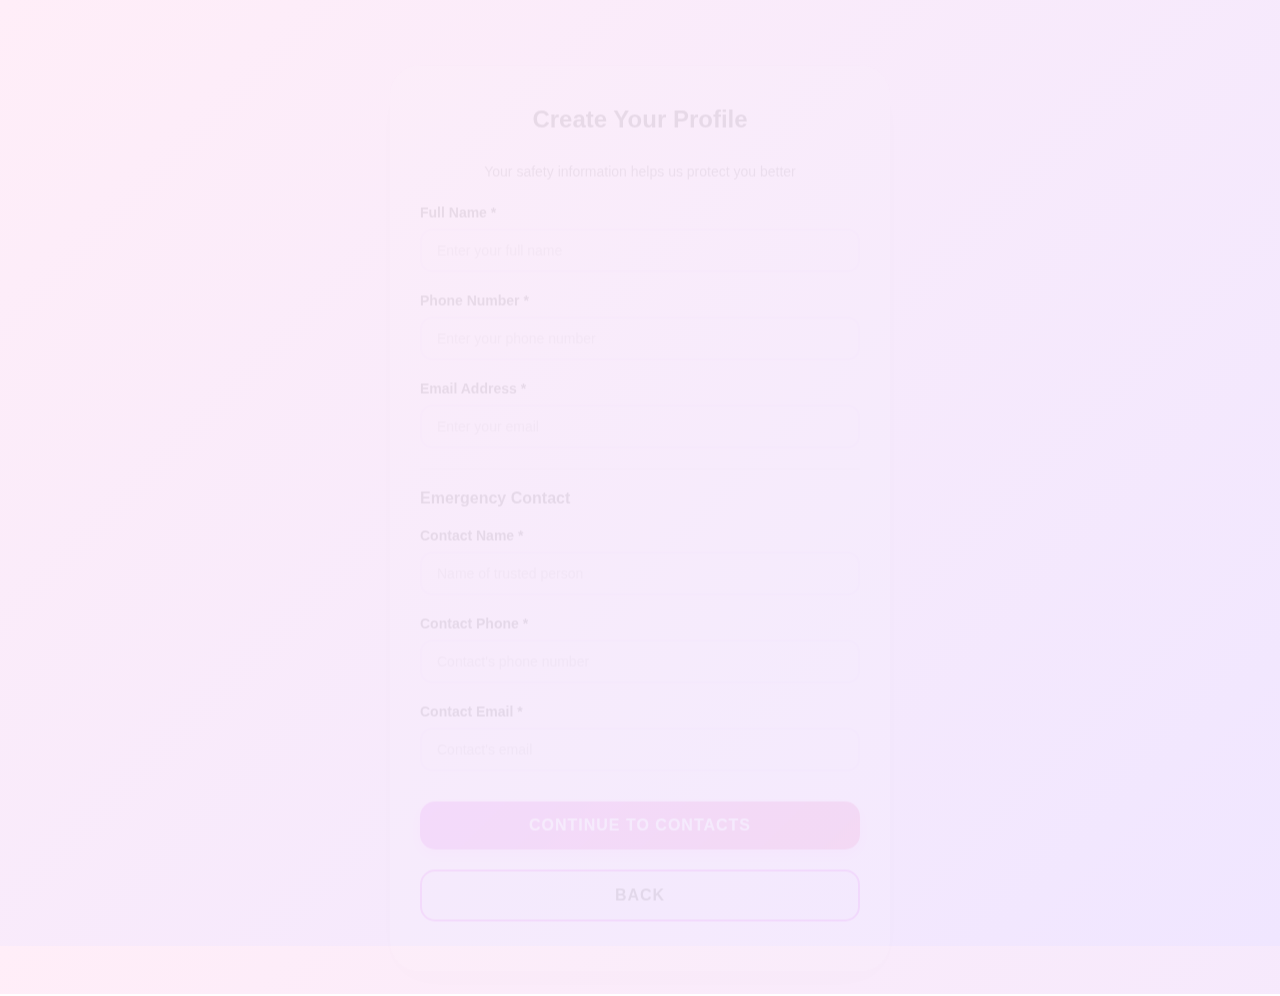
<file: wwm3/walk.html>
<!DOCTYPE html>
<html lang="en">
<head>
  <meta charset="UTF-8">
  <meta name="viewport" content="width=device-width, initial-scale=1.0">
  <title>Walk Screen - Walk With Me</title>
  <link rel="stylesheet" href="css/styles.css">
</head>
<body>
  <div class="page-container">
    <div class="page-content">
      <h2 class="section-title">Let's Keep You Safe</h2>
      
      <div class="status-badge active" id="statusBadge">
        🟢 Trip Sharing Active
      </div>

      <div style="text-align: center; margin: 30px 0;">
        <div class="illustration">🚶‍♀️</div>
      </div>

      <div class="timer-container">
        <p class="timer-status">Next Safety Check In</p>
        <div class="timer-display" id="timerDisplay">5:00</div>
      </div>

      <div style="text-align: center; margin: 20px 0; color: #666;">
        <p id="timerMessage">Walk safely. You'll get a check-in soon.</p>
      </div>

      <div class="quick-buttons">
        <button class="btn btn-primary" id="startBtn" onclick="startWalk()">Start Walk</button>
        <button class="btn btn-secondary hidden" id="stopBtn" onclick="stopWalk()">Stop Walk</button>
        
        <button class="btn btn-sos" onclick="triggerSOS()">🚨 QUICK SOS</button>
        <button class="btn btn-fake-call" onclick="fakecall()">📞 Fake Call (Decoy)</button>
        <button class="btn btn-share" onclick="shareTrip()">🔗 Share Trip Details</button>
      </div>

      <button class="btn btn-secondary" style="margin-top: 20px;" onclick="goToPage('index.html')">Exit</button>
    </div>
  </div>

  <!-- Safety Check Modal -->
  <div id="safetyModal" class="modal-overlay">
    <div class="modal">
      <div style="font-size: 60px; margin-bottom: 20px;">❓</div>
      <h2>Are You Safe?</h2>
      <p>We haven't heard from you. Please confirm you're safe.</p>
      <p style="font-size: 14px; color: #666;">Responding in <span class="timer-countdown" id="modalTimer">30</span>s</p>
      
      <div class="modal-buttons">
        <button class="btn btn-success" onclick="confirmSafe()">YES, I'm Safe</button>
        <button class="btn btn-danger" onclick="triggerEmergency()">NO, Help!</button>
      </div>
    </div>
  </div>

  <script>
    function goToPage(path) {
      window.location.href = path;
    }
  </script>
  <script src="js/walk.js"></script>
</body>
</html>
</file>
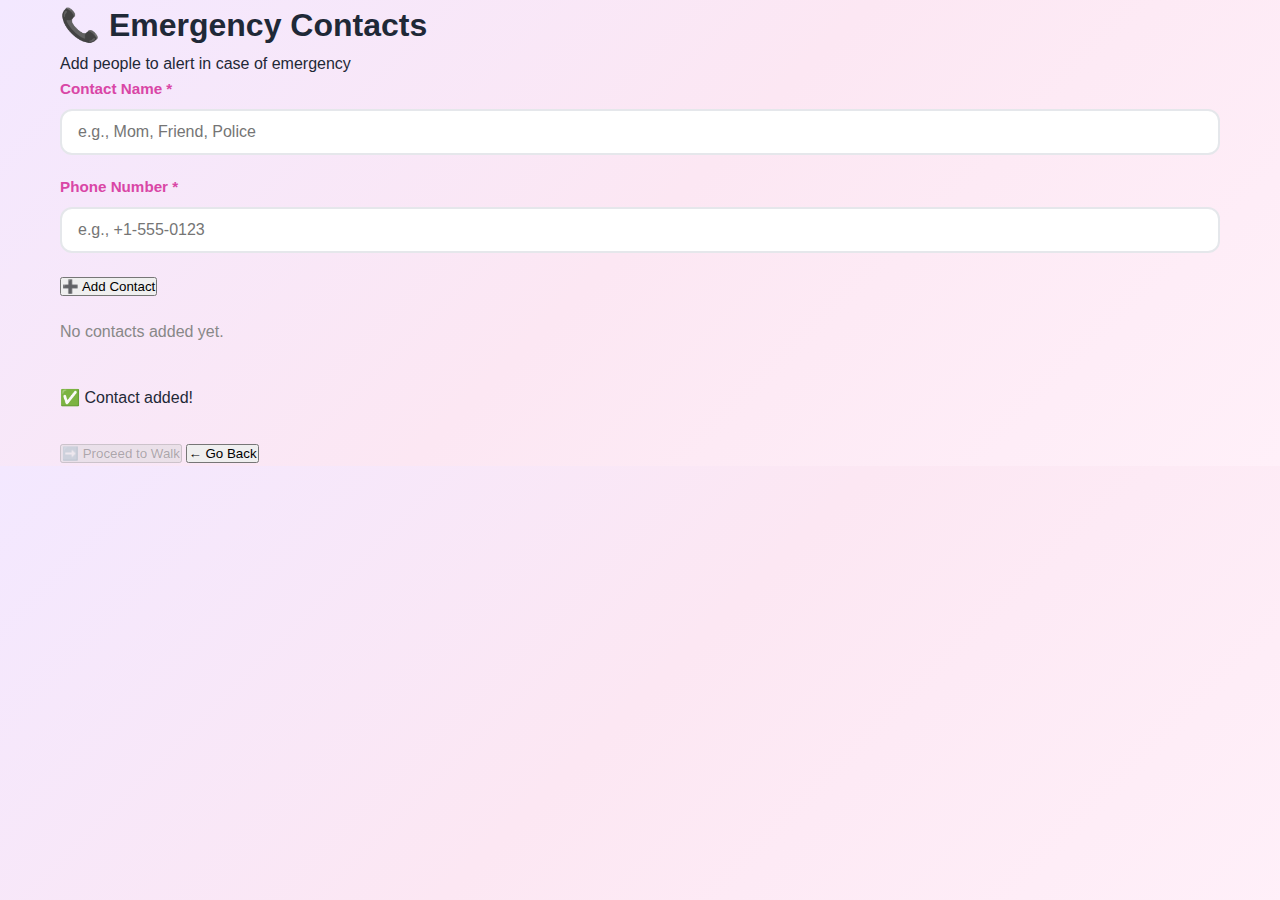
<file: wwm3/wwm2/contacts.html>
<!DOCTYPE html>
<html lang="en">
<head>
  <meta charset="UTF-8">
  <meta name="viewport" content="width=device-width, initial-scale=1.0">
  <title>Emergency Contacts - Walk With Me</title>
  <link rel="stylesheet" href="css/style.css">
</head>
<body>
  <div class="container">
    <h1>📞 Emergency Contacts</h1>
    <p class="subtitle">Add people to alert in case of emergency</p>

    <!-- Add Contact Form -->
    <form id="contactForm">
      <div class="form-group">
        <label for="contactName">Contact Name *</label>
        <input type="text" id="contactName" name="contactName" required placeholder="e.g., Mom, Friend, Police">
      </div>

      <div class="form-group">
        <label for="contactPhone">Phone Number *</label>
        <input type="tel" id="contactPhone" name="contactPhone" required placeholder="e.g., +1-555-0123">
      </div>

      <button type="submit">➕ Add Contact</button>
    </form>

    <!-- Contacts List -->
    <div class="contact-list" id="contactsList">
      <p style="color: #888; padding: 20px 0;">No contacts added yet.</p>
    </div>

    <div class="success-message" id="successMsg">
      ✅ Contact added!
    </div>

    <!-- Navigation Buttons -->
    <div style="margin-top: 30px;">
      <button onclick="goToWalk()" id="proceedBtn" class="secondary" disabled>➡️ Proceed to Walk</button>
      <button onclick="goBack()" class="secondary">← Go Back</button>
    </div>
  </div>

  <script src="js/contacts.js"></script>
</body>
</html>
</file>
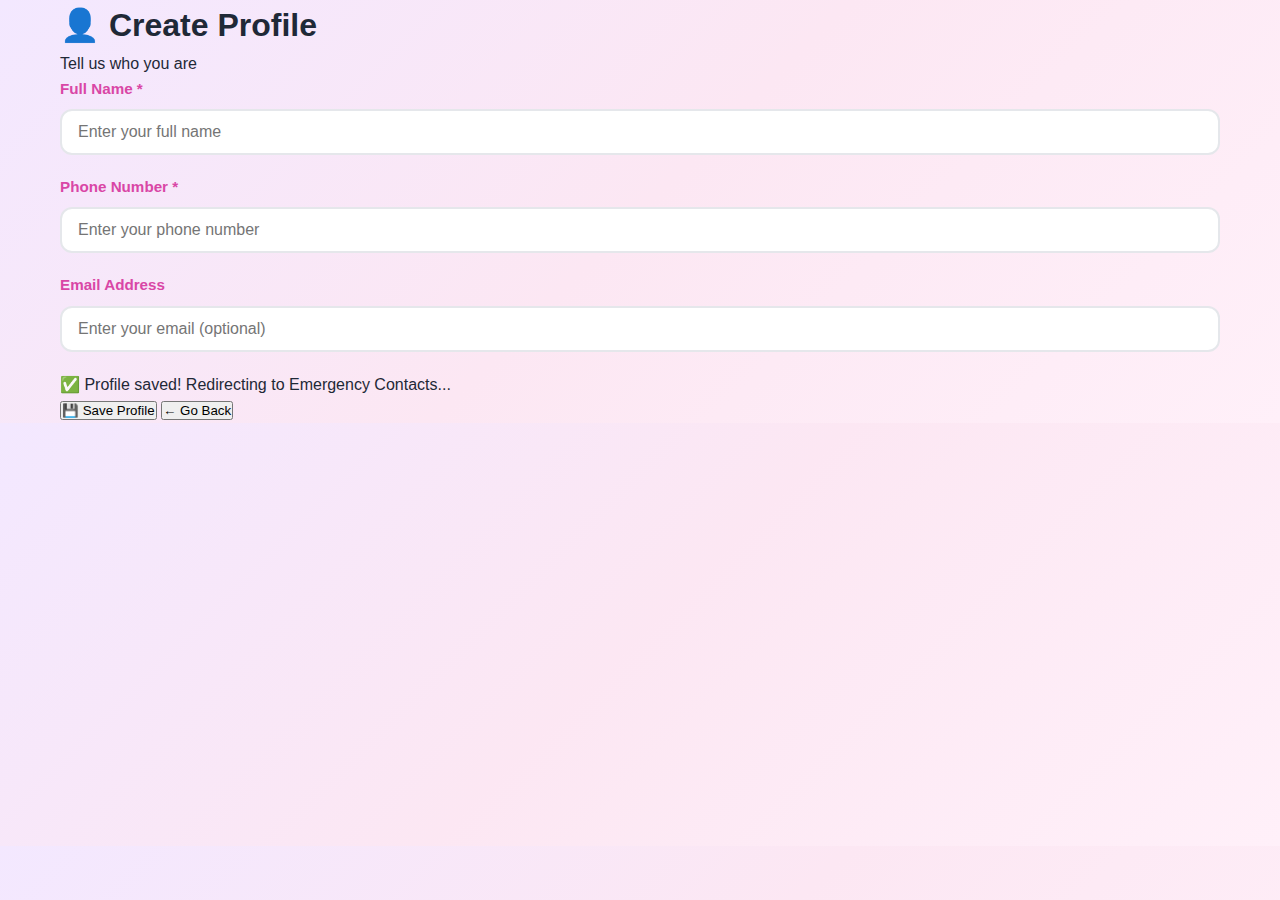
<file: wwm3/wwm2/profile.html>
<!DOCTYPE html>
<html lang="en">
<head>
  <meta charset="UTF-8">
  <meta name="viewport" content="width=device-width, initial-scale=1.0">
  <title>Create Profile - Walk With Me</title>
  <link rel="stylesheet" href="css/style.css">
</head>
<body>
  <div class="container">
    <h1>👤 Create Profile</h1>
    <p class="subtitle">Tell us who you are</p>

    <form id="profileForm">
      <div class="form-group">
        <label for="name">Full Name *</label>
        <input type="text" id="name" name="name" required placeholder="Enter your full name">
      </div>

      <div class="form-group">
        <label for="phone">Phone Number *</label>
        <input type="tel" id="phone" name="phone" required placeholder="Enter your phone number">
      </div>

      <div class="form-group">
        <label for="email">Email Address</label>
        <input type="email" id="email" name="email" placeholder="Enter your email (optional)">
      </div>

      <div class="success-message" id="successMsg">
        ✅ Profile saved! Redirecting to Emergency Contacts...
      </div>

      <button type="submit">💾 Save Profile</button>
      <button type="button" class="secondary" onclick="goBack()">← Go Back</button>
    </form>
  </div>

  <script src="js/profile.js"></script>
</body>
</html>
</file>
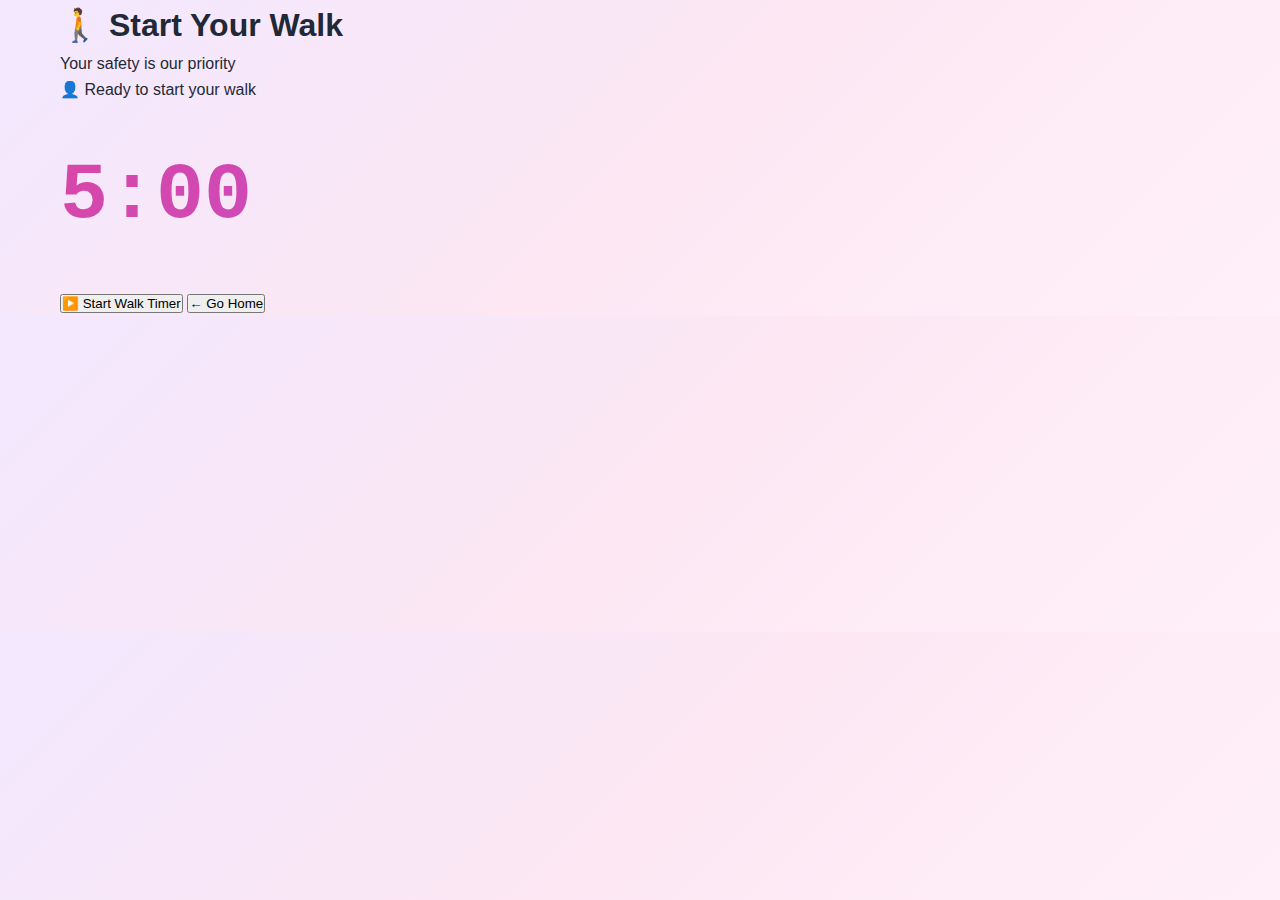
<file: wwm3/wwm2/walk.html>
<!DOCTYPE html>
<html lang="en">
<head>
  <meta charset="UTF-8">
  <meta name="viewport" content="width=device-width, initial-scale=1.0">
  <title>Start Walk - Walk With Me</title>
  <link rel="stylesheet" href="css/style.css">
</head>
<body>
  <div class="container">
    <h1>🚶 Start Your Walk</h1>
    <p class="subtitle" id="subtitle">Your safety is our priority</p>

    <!-- Status Bar -->
    <div class="status-bar" id="statusBar">
      👤 Ready to start your walk
    </div>

    <!-- Timer Display -->
    <div class="timer-display" id="timerDisplay">5:00</div>

    <!-- Profile Info -->
    <div class="profile-display" id="profileInfo"></div>

    <!-- Start/Stop Buttons -->
    <div id="startSection">
      <button onclick="startWalkTimer()">▶️ Start Walk Timer</button>
      <button onclick="goHome()" class="secondary">← Go Home</button>
    </div>

    <button id="panicBtn" class="danger" style="display: none;" onclick="triggerEmergency()">
      🚨 PANIC BUTTON - SOS
    </button>

    <!-- Safety Check Popup -->
    <div class="modal" id="safetyModal">
      <div class="modal-content">
        <h2>❓ Are You Safe?</h2>
        <p style="font-size: 1.05em; margin: 20px 0; color: #333;">
          Please respond within 30 seconds
        </p>
        <div class="modal-buttons">
          <button onclick="respondSafe()" class="secondary">✅ Yes, I'm Safe</button>
          <button onclick="triggerEmergency()" class="danger">❌ No Help!</button>
        </div>
      </div>
    </div>

    <!-- Emergency Alert Popup -->
    <div class="modal" id="emergencyModal">
      <div class="modal-content">
        <h2>🚨 EMERGENCY ALERT SENT</h2>
        <p style="margin: 20px 0; color: #333;">
          Your location and emergency message have been sent to all your emergency contacts.
        </p>
        <p id="locationLink" style="margin: 20px 0; color: #667eea; font-weight: 600;"></p>
        <p style="color: #888; font-size: 0.9em;">
          Emergency services have been contacted. Stay calm and safe.
        </p>
        <button onclick="endWalk()">Finish</button>
      </div>
    </div>
  </div>

  <script src="js/walk.js"></script>
</body>
</html>
</file>
<file: wwm3/css/styles.css>
* {
  margin: 0;
  padding: 0;
  box-sizing: border-box;
}

body {
  font-family: 'Segoe UI', Tahoma, Geneva, Verdana, sans-serif;
  background: linear-gradient(135deg, #ffeef8 0%, #f0e6ff 100%);
  min-height: 100vh;
  overflow-x: hidden;
}

/* ANIMATIONS */
@keyframes slideInUp {
  from {
    opacity: 0;
    transform: translateY(50px);
  }
  to {
    opacity: 1;
    transform: translateY(0);
  }
}

@keyframes slideInDown {
  from {
    opacity: 0;
    transform: translateY(-50px);
  }
  to {
    opacity: 1;
    transform: translateY(0);
  }
}

@keyframes fadeIn {
  from {
    opacity: 0;
  }
  to {
    opacity: 1;
  }
}

@keyframes pulse {
  0%, 100% {
    transform: scale(1);
  }
  50% {
    transform: scale(1.05);
  }
}

@keyframes glow {
  0%, 100% {
    box-shadow: 0 0 10px rgba(255, 20, 147, 0.5);
  }
  50% {
    box-shadow: 0 0 30px rgba(255, 20, 147, 0.8);
  }
}

@keyframes wobble {
  0%, 100% {
    transform: translateX(0);
  }
  25% {
    transform: translateX(-5px);
  }
  75% {
    transform: translateX(5px);
  }
}

@keyframes confetti {
  0% {
    transform: translateY(0) rotateZ(0deg);
    opacity: 1;
  }
  100% {
    transform: translateY(-300px) rotateZ(360deg);
    opacity: 0;
  }
}

@keyframes blink {
  0%, 50%, 100% {
    opacity: 1;
  }
  25%, 75% {
    opacity: 0.3;
  }
}

/* PAGE CONTAINER */
.page-container {
  min-height: 100vh;
  display: flex;
  flex-direction: column;
  justify-content: center;
  align-items: center;
  padding: 20px;
  animation: slideInUp 0.6s ease-out;
}

.page-content {
  width: 100%;
  max-width: 500px;
  background: white;
  border-radius: 30px;
  padding: 40px 30px;
  box-shadow: 0 10px 40px rgba(0, 0, 0, 0.1);
}

/* LANDING PAGE */
.landing-hero {
  text-align: center;
  margin-bottom: 40px;
}

.logo {
  font-size: 48px;
  color: #d946ef;
  margin-bottom: 15px;
  animation: pulse 2s infinite;
}

.landing-hero h1 {
  font-size: 42px;
  background: linear-gradient(135deg, #d946ef 0%, #ec4899 100%);
  -webkit-background-clip: text;
  -webkit-text-fill-color: transparent;
  margin-bottom: 20px;
  font-weight: 700;
}

.landing-hero p {
  font-size: 16px;
  color: #666;
  line-height: 1.6;
  margin-bottom: 30px;
}

.illustration {
  width: 100%;
  max-width: 300px;
  height: 250px;
  margin: 0 auto 40px;
  display: flex;
  justify-content: center;
  align-items: center;
  font-size: 120px;
  animation: slideInDown 0.8s ease-out;
}

/* BUTTONS */
.btn {
  width: 100%;
  padding: 15px 30px;
  border: none;
  border-radius: 15px;
  font-size: 16px;
  font-weight: 600;
  cursor: pointer;
  transition: all 0.3s ease;
  margin: 10px 0;
  text-transform: uppercase;
  letter-spacing: 1px;
}

.btn-primary {
  background: linear-gradient(135deg, #d946ef 0%, #ec4899 100%);
  color: white;
  box-shadow: 0 5px 15px rgba(217, 70, 239, 0.3);
}

.btn-primary:hover {
  transform: translateY(-2px);
  box-shadow: 0 8px 25px rgba(217, 70, 239, 0.5);
}

.btn-primary:active {
  transform: translateY(0);
}

.btn-secondary {
  background: #f3f4f6;
  color: #333;
  border: 2px solid #d946ef;
}

.btn-secondary:hover {
  background: #d946ef;
  color: white;
}

.btn-success {
  background: linear-gradient(135deg, #10b981 0%, #059669 100%);
  color: white;
  width: 48%;
  display: inline-block;
}

.btn-danger {
  background: linear-gradient(135deg, #ef4444 0%, #dc2626 100%);
  color: white;
  width: 48%;
  display: inline-block;
  animation: glow 2s infinite;
}

.btn-small {
  padding: 10px 20px;
  font-size: 14px;
  margin: 5px;
}

.btn-group {
  display: flex;
  justify-content: space-between;
  gap: 10px;
  margin: 20px 0;
}

/* FORM ELEMENTS */
.form-group {
  margin-bottom: 20px;
}

.form-group label {
  display: block;
  margin-bottom: 8px;
  color: #333;
  font-weight: 600;
  font-size: 14px;
}

.form-group input,
.form-group select {
  width: 100%;
  padding: 12px 15px;
  border: 2px solid #f0e6ff;
  border-radius: 12px;
  font-size: 14px;
  transition: all 0.3s ease;
  background: #fafafa;
}

.form-group input:focus,
.form-group select:focus {
  outline: none;
  border-color: #d946ef;
  background: white;
  box-shadow: 0 0 0 3px rgba(217, 70, 239, 0.1);
}

.form-group input::placeholder {
  color: #bbb;
}

.section-title {
  font-size: 24px;
  color: #333;
  margin-bottom: 30px;
  text-align: center;
  font-weight: 700;
}

.section-subtitle {
  text-align: center;
  color: #666;
  margin-bottom: 25px;
  font-size: 14px;
}

/* CONTACT CARD */
.contact-card {
  background: linear-gradient(135deg, #ffeef8 0%, #f0e6ff 100%);
  padding: 20px;
  border-radius: 15px;
  margin-bottom: 15px;
  display: flex;
  justify-content: space-between;
  align-items: center;
  animation: slideInUp 0.5s ease;
}

.contact-info {
  flex: 1;
}

.contact-info h3 {
  color: #333;
  font-size: 16px;
  margin-bottom: 5px;
}

.contact-info p {
  color: #666;
  font-size: 13px;
  margin: 3px 0;
}

.contact-actions {
  display: flex;
  gap: 5px;
}

.btn-icon {
  width: 36px;
  height: 36px;
  border-radius: 8px;
  border: none;
  cursor: pointer;
  font-size: 18px;
  display: flex;
  align-items: center;
  justify-content: center;
  transition: all 0.3s ease;
  background: white;
}

.btn-icon.edit {
  color: #d946ef;
  border: 2px solid #d946ef;
}

.btn-icon.delete {
  color: #ef4444;
  border: 2px solid #ef4444;
}

.btn-icon:hover {
  transform: scale(1.1);
}

/* TIMER PAGE */
.timer-container {
  text-align: center;
  margin: 40px 0;
}

.timer-display {
  font-size: 80px;
  font-weight: 700;
  color: #d946ef;
  margin: 30px 0;
  font-family: 'Courier New', monospace;
  animation: pulse 1s infinite;
}

.timer-status {
  font-size: 18px;
  color: #666;
  margin-bottom: 20px;
  font-weight: 600;
}

.status-badge {
  display: inline-block;
  padding: 8px 16px;
  background: linear-gradient(135deg, #10b981 0%, #059669 100%);
  color: white;
  border-radius: 20px;
  font-size: 12px;
  margin-bottom: 20px;
  font-weight: 600;
}

.status-badge.active {
  animation: pulse 1s infinite;
}

.quick-buttons {
  display: flex;
  flex-direction: column;
  gap: 10px;
  margin-top: 30px;
}

.btn-sos {
  background: linear-gradient(135deg, #ef4444 0%, #dc2626 100%);
  color: white;
  animation: glow 1.5s infinite;
  font-size: 18px;
  font-weight: 700;
  letter-spacing: 2px;
}

.btn-fake-call {
  background: linear-gradient(135deg, #f59e0b 0%, #d97706 100%);
  color: white;
}

.btn-share {
  background: #6366f1;
  color: white;
}

/* MODAL */
.modal-overlay {
  position: fixed;
  top: 0;
  left: 0;
  right: 0;
  bottom: 0;
  background: rgba(0, 0, 0, 0.6);
  display: flex;
  justify-content: center;
  align-items: center;
  z-index: 1000;
  opacity: 0;
  pointer-events: none;
  transition: all 0.3s ease;
}

.modal-overlay.show {
  opacity: 1;
  pointer-events: auto;
}

.modal {
  background: white;
  border-radius: 25px;
  padding: 40px 30px;
  text-align: center;
  max-width: 400px;
  width: 90%;
  box-shadow: 0 20px 60px rgba(0, 0, 0, 0.3);
  animation: slideInDown 0.5s ease;
}

.modal h2 {
  font-size: 28px;
  color: #333;
  margin-bottom: 15px;
}

.modal p {
  color: #666;
  font-size: 16px;
  margin-bottom: 30px;
  line-height: 1.6;
}

.timer-countdown {
  font-size: 48px;
  color: #ef4444;
  font-weight: 700;
  margin: 20px 0;
  animation: pulse 0.5s infinite;
}

.modal-buttons {
  display: flex;
  gap: 10px;
  justify-content: center;
  flex-wrap: wrap;
}

.modal .btn {
  width: auto;
  min-width: 120px;
}

/* EMERGENCY PAGE */
.emergency-bg {
  background: linear-gradient(135deg, #7f1d1d 0%, #4f1116 100%);
  color: white;
}

.emergency-alert {
  text-align: center;
  animation: wobble 0.5s infinite;
}

.alert-icon {
  font-size: 80px;
  margin-bottom: 20px;
  animation: blink 1s infinite;
}

.emergency-alert h1 {
  font-size: 36px;
  color: #fecaca;
  margin-bottom: 15px;
}

.emergency-alert p {
  color: #fca5a5;
  font-size: 16px;
  margin-bottom: 20px;
  line-height: 1.6;
}

.alert-location {
  background: rgba(255, 255, 255, 0.1);
  padding: 20px;
  border-radius: 15px;
  margin: 25px 0;
  border: 2px solid #fca5a5;
}

.alert-location h3 {
  color: #fecaca;
  font-size: 14px;
  margin-bottom: 10px;
  text-transform: uppercase;
  letter-spacing: 1px;
}

.location-link {
  display: inline-block;
  color: #fff;
  background: #dc2626;
  padding: 10px 20px;
  border-radius: 10px;
  text-decoration: none;
  font-weight: 600;
  margin: 10px 0;
  transition: all 0.3s ease;
}

.location-link:hover {
  background: #991b1b;
  transform: scale(1.05);
}

.message-preview {
  background: rgba(255, 255, 255, 0.1);
  padding: 15px;
  border-radius: 12px;
  margin: 15px 0;
  text-align: left;
  font-size: 13px;
  border-left: 4px solid #fca5a5;
}

.message-preview h4 {
  color: #fecaca;
  font-size: 12px;
  margin-bottom: 8px;
  text-transform: uppercase;
}

.message-preview p {
  color: #fef2f2;
  margin: 5px 0;
  font-size: 12px;
  line-height: 1.5;
}

.emergency-actions {
  display: flex;
  flex-direction: column;
  gap: 10px;
  margin-top: 30px;
}

.btn-stop-alarm {
  background: #dc2626;
  color: white;
  animation: glow 1s infinite;
}

.btn-safe-now {
  background: #10b981;
  color: white;
}

/* SUCCESS PAGE */
.success-bg {
  background: linear-gradient(135deg, #10b981 0%, #059669 100%);
  color: white;
}

.success-container {
  text-align: center;
  padding: 40px 20px;
}

.success-icon {
  font-size: 100px;
  margin-bottom: 20px;
  animation: pulse 1.5s infinite;
}

.success-container h1 {
  font-size: 42px;
  margin-bottom: 20px;
  color: #d1fae5;
}

.success-container p {
  font-size: 16px;
  color: #a7f3d0;
  margin-bottom: 40px;
  line-height: 1.6;
}

.success-stats {
  background: rgba(255, 255, 255, 0.1);
  padding: 20px;
  border-radius: 15px;
  margin: 30px 0;
  display: grid;
  grid-template-columns: 1fr 1fr;
  gap: 15px;
}

.stat-item {
  background: rgba(255, 255, 255, 0.15);
  padding: 15px;
  border-radius: 12px;
}

.stat-label {
  font-size: 12px;
  color: #a7f3d0;
  text-transform: uppercase;
  margin-bottom: 5px;
}

.stat-value {
  font-size: 28px;
  font-weight: 700;
  color: #d1fae5;
}

/* FAKE CALL */
.fake-call {
  position: fixed;
  top: 0;
  left: 0;
  right: 0;
  bottom: 0;
  background: linear-gradient(135deg, #d946ef 0%, #ec4899 100%);
  display: flex;
  flex-direction: column;
  justify-content: center;
  align-items: center;
  z-index: 2000;
  color: white;
}

.fake-call-content {
  text-align: center;
}

.caller-avatar {
  font-size: 100px;
  margin-bottom: 20px;
}

.caller-name {
  font-size: 32px;
  font-weight: 700;
  margin-bottom: 10px;
}

.caller-status {
  font-size: 18px;
  color: rgba(255, 255, 255, 0.8);
  margin-bottom: 50px;
}

.call-buttons {
  display: flex;
  gap: 30px;
  margin-top: 40px;
}

.call-btn {
  width: 80px;
  height: 80px;
  border-radius: 50%;
  border: none;
  font-size: 40px;
  cursor: pointer;
  transition: all 0.3s ease;
  display: flex;
  align-items: center;
  justify-content: center;
}

.call-btn.accept {
  background: #10b981;
  box-shadow: 0 0 20px rgba(16, 185, 129, 0.5);
}

.call-btn.accept:hover {
  transform: scale(1.1);
  box-shadow: 0 0 30px rgba(16, 185, 129, 0.7);
}

.call-btn.reject {
  background: #ef4444;
  box-shadow: 0 0 20px rgba(239, 68, 68, 0.5);
}

.call-btn.reject:hover {
  transform: scale(1.1);
  box-shadow: 0 0 30px rgba(239, 68, 68, 0.7);
}

/* RESPONSIVE */
@media (max-width: 600px) {
  .page-content {
    border-radius: 20px;
    padding: 30px 20px;
  }

  .landing-hero h1 {
    font-size: 36px;
  }

  .illustration {
    font-size: 100px;
    height: 200px;
  }

  .timer-display {
    font-size: 60px;
  }

  .modal {
    padding: 30px 20px;
  }

  .success-stats {
    grid-template-columns: 1fr;
  }

  .contact-card {
    flex-direction: column;
    align-items: flex-start;
  }

  .contact-actions {
    width: 100%;
    justify-content: flex-end;
    margin-top: 10px;
  }
}

/* CONFETTI */
.confetti-piece {
  position: fixed;
  width: 10px;
  height: 10px;
  pointer-events: none;
  animation: confetti 3s ease-out forwards;
}

/* UTILITIES */
.text-center {
  text-align: center;
}

.mt-20 {
  margin-top: 20px;
}

.mb-20 {
  margin-bottom: 20px;
}

.hidden {
  display: none !important;
}

.divider {
  height: 1px;
  background: #e5e7eb;
  margin: 20px 0;
}
</file>
<file: wwm3/wwm2/styles.css>
/* =====================================
   WALK WITH ME - COMPREHENSIVE STYLES
   Pink Aesthetic + Glass Effects
===================================== */

/* ===== CSS VARIABLES ===== */
:root {
  --primary: #ec4899;      /* Vibrant Pink */
  --secondary: #a78bfa;    /* Purple */
  --accent: #f472b6;       /* Light Pink */
  --success: #10b981;      /* Green */
  --danger: #ef4444;       /* Red */
  --bg-light: #fff5f8;     /* Very Light Pink */
  --bg-dark: #0f172a;      /* Dark Blue */
  --text-dark: #1e293b;    /* Dark Text */
  --text-light: #8b5cf6;   /* Light Text */
  --gray: #94a3b8;         /* Gray */
  --shadow: 0 20px 25px rgba(236, 72, 153, 0.1);
  --glow: 0 0 20px rgba(236, 72, 153, 0.3);
}

/* ===== GLOBAL STYLES ===== */
* {
  margin: 0;
  padding: 0;
  box-sizing: border-box;
}

body {
  font-family: -apple-system, BlinkMacSystemFont, 'Segoe UI', Roboto, Oxygen, Ubuntu, Cantarell, sans-serif;
  background: linear-gradient(135deg, #fff5f8 0%, #f5f3ff 100%);
  color: var(--text-dark);
  min-height: 100vh;
  overflow-x: hidden;
  position: relative;
}

/* ===== SCREENS MANAGEMENT ===== */
.screen {
  display: none;
  opacity: 0;
  transition: opacity 0.5s ease;
  min-height: 100vh;
  padding: 20px;
}

.screen.active {
  display: flex;
  opacity: 1;
  align-items: center;
  justify-content: center;
}

/* ===== ANIMATIONS ===== */
@keyframes fadeIn {
  from {
    opacity: 0;
  }
  to {
    opacity: 1;
  }
}

@keyframes slideIn {
  from {
    transform: translateX(20px);
    opacity: 0;
  }
  to {
    transform: translateX(0);
    opacity: 1;
  }
}

@keyframes slideUp {
  from {
    transform: translateY(30px);
    opacity: 0;
  }
  to {
    transform: translateY(0);
    opacity: 1;
  }
}

@keyframes pulse {
  0%, 100% {
    box-shadow: 0 0 0 rgba(236, 72, 153, 0.5);
  }
  50% {
    box-shadow: 0 0 0 20px rgba(236, 72, 153, 0);
  }
}

@keyframes glow {
  0%, 100% {
    box-shadow: 0 0 10px rgba(236, 72, 153, 0.5);
  }
  50% {
    box-shadow: 0 0 30px rgba(236, 72, 153, 0.8);
  }
}

@keyframes shake {
  0%, 100% { transform: translateX(0); }
  10%, 30%, 50%, 70%, 90% { transform: translateX(-5px); }
  20%, 40%, 60%, 80% { transform: translateX(5px); }
}

@keyframes float {
  0%, 100% { transform: translateY(0); }
  50% { transform: translateY(-10px); }
}

@keyframes bounce {
  0%, 100% { transform: translateY(0); }
  50% { transform: translateY(-20px); }
}

@keyframes flashWarning {
  0%, 100% { background-color: transparent; }
  50% { background-color: rgba(239, 68, 68, 0.1); }
}

@keyframes walk {
  0%, 100% { transform: translateX(0) scaleX(1); }
  50% { transform: translateX(10px) scaleX(-1); }
}

/* Helper Classes */
.fade-in {
  animation: fadeIn 0.8s ease forwards;
  opacity: 0;
}

.delay-1 { animation-delay: 0.1s; }
.delay-2 { animation-delay: 0.2s; }
.delay-3 { animation-delay: 0.3s; }
.delay-4 { animation-delay: 0.4s; }
.delay-5 { animation-delay: 0.5s; }

.slide-in {
  animation: slideUp 0.8s ease forwards;
  opacity: 0;
}

.slide-up {
  animation: slideUp 0.6s ease;
}

.pulse {
  animation: pulse 2s infinite;
}

.glow {
  animation: glow 2s infinite;
}

.float {
  animation: float 3s ease-in-out infinite;
}

.flash-warning {
  animation: flashWarning 0.5s ease;
}

/* ===== BUTTONS ===== */
.btn {
  padding: 12px 24px;
  border: none;
  border-radius: 50px;
  font-size: 1rem;
  font-weight: 600;
  cursor: pointer;
  transition: all 0.3s ease;
  text-transform: uppercase;
  letter-spacing: 0.5px;
  box-shadow: var(--shadow);
}

.btn:hover {
  transform: translateY(-3px);
  box-shadow: 0 25px 35px rgba(236, 72, 153, 0.2);
}

.btn:active {
  transform: translateY(-1px);
}

.btn-primary {
  background: linear-gradient(135deg, #ec4899 0%, #a78bfa 100%);
  color: white;
}

.btn-secondary {
  background: rgba(255, 255, 255, 0.6);
  color: var(--primary);
  border: 2px solid var(--primary);
  backdrop-filter: blur(10px);
}

.btn-secondary:hover {
  background: rgba(255, 255, 255, 0.8);
}

.btn-danger {
  background: linear-gradient(135deg, #ef4444 0%, #f87171 100%);
  color: white;
}

.btn-start {
  font-size: 1.1rem;
  padding: 15px 40px;
  background: linear-gradient(135deg, #ec4899 0%, #a78bfa 100%);
  color: white;
  margin-top: 30px;
  animation: slideUp 0.8s ease forwards;
  animation-delay: 3s;
  opacity: 0;
}

.btn-close {
  background: transparent;
  border: none;
  font-size: 1.5rem;
  color: var(--primary);
  padding: 5px;
  cursor: pointer;
  transition: all 0.3s ease;
}

.btn-close:hover {
  transform: rotate(90deg);
}

.btn-circle {
  width: 80px;
  height: 80px;
  border-radius: 50%;
  border: none;
  font-size: 2rem;
  cursor: pointer;
  transition: all 0.3s ease;
  box-shadow: var(--glow);
}

.btn-circle.accept {
  background: linear-gradient(135deg, #10b981 0%, #34d399 100%);
}

.btn-circle.decline {
  background: linear-gradient(135deg, #ef4444 0%, #f87171 100%);
}

.btn-circle:hover {
  transform: scale(1.1);
}

/* ===== OPENING SCREEN ===== */
.opening-container {
  display: flex;
  flex-direction: column;
  align-items: center;
  justify-content: center;
  text-align: center;
  width: 100%;
  max-width: 500px;
}

.opening-illustration {
  margin-bottom: 30px;
  animation: float 3s ease-in-out infinite;
}

.opening-illustration svg {
  filter: drop-shadow(0 6px 16px rgba(236, 72, 153, 0.35));
}

.animated-logo {
  margin-bottom: 20px;
}

.logo-text {
  font-size: 2.8rem;
  background: linear-gradient(135deg, #ec4899 0%, #a78bfa 100%);
  -webkit-background-clip: text;
  -webkit-text-fill-color: transparent;
  background-clip: text;
  font-weight: 900;
  letter-spacing: 3px;
  animation: slideUp 1s ease;
  margin: 0;
  text-shadow: 0 2px 10px rgba(236, 72, 153, 0.1);
}

.quote-container {
  margin: 20px 0 30px 0;
}

.quote {
  font-size: 1.6rem;
  color: var(--text-dark);
  font-weight: 700;
  animation: fadeIn 1.5s ease;
  animation-delay: 0.5s;
  opacity: 0;
  animation-fill-mode: forwards;
  margin: 0 0 10px 0;
  letter-spacing: 0.3px;
}

.tagline {
  font-size: 0.95rem;
  color: var(--text-light);
  font-weight: 500;
  animation: fadeIn 2s ease;
  animation-delay: 1s;
  opacity: 0;
  animation-fill-mode: forwards;
  margin: 0;
  letter-spacing: 0.5px;
}

/* ===== SIGNUP SCREEN ===== */
.signup-container {
  width: 100%;
  max-width: 450px;
  background: rgba(255, 255, 255, 0.7);
  backdrop-filter: blur(10px);
  padding: 40px;
  border-radius: 30px;
  box-shadow: var(--shadow);
  border: 1px solid rgba(255, 255, 255, 0.5);
}

.signup-illustration {
  display: flex;
  justify-content: center;
  margin-bottom: 20px;
}

.signup-illustration svg {
  filter: drop-shadow(0 4px 8px rgba(236, 72, 153, 0.2));
  animation: float 3s ease-in-out infinite;
}

.signup-container h2 {
  color: var(--primary);
  margin-bottom: 10px;
  font-size: 1.8rem;
  text-align: center;
}

.subtitle {
  color: var(--gray);
  margin-bottom: 30px;
  font-size: 0.9rem;
  text-align: center;
}

.form-group {
  margin-bottom: 20px;
}

.form-group label {
  display: block;
  margin-bottom: 8px;
  color: var(--text-dark);
  font-weight: 600;
  font-size: 0.9rem;
}

.form-group input {
  width: 100%;
  padding: 12px 15px;
  border: 2px solid #f0f0f0;
  border-radius: 15px;
  font-size: 1rem;
  transition: all 0.3s ease;
  background: rgba(255, 255, 255, 0.8);
}

.form-group input:focus {
  outline: none;
  border-color: var(--primary);
  box-shadow: 0 0 20px rgba(236, 72, 153, 0.2);
  background: white;
}

.form-divider {
  margin: 30px 0 20px;
  padding-top: 20px;
  border-top: 2px solid rgba(236, 72, 153, 0.2);
  text-align: center;
}

.form-divider h3 {
  color: var(--primary);
  font-size: 1.1rem;
  margin-bottom: 5px;
}

.form-hint {
  color: var(--gray);
  font-size: 0.85rem;
  margin: 0;
}

.emergency-contact-group {
  background: rgba(167, 139, 250, 0.05);
  padding: 15px;
  border-radius: 15px;
  margin-bottom: 15px;
  border: 1px solid rgba(167, 139, 250, 0.2);
}

.signup-container button {
  width: 100%;
  margin-top: 20px;
}

/* ===== DASHBOARD SCREEN ===== */
.dashboard-container {
  width: 100%;
  max-width: 500px;
}

.welcome-banner {
  text-align: center;
  margin-bottom: 40px;
}

.dashboard-illustration {
  display: flex;
  justify-content: center;
  margin-bottom: 20px;
}

.dashboard-illustration svg {
  filter: drop-shadow(0 4px 12px rgba(236, 72, 153, 0.25));
  animation: float 3s ease-in-out infinite;
}

.welcome-banner h1 {
  font-size: 2rem;
  margin-bottom: 10px;
  background: linear-gradient(135deg, #ec4899 0%, #a78bfa 100%);
  -webkit-background-clip: text;
  -webkit-text-fill-color: transparent;
  background-clip: text;
}

.dashboard-buttons {
  display: flex;
  flex-direction: column;
  gap: 15px;
  margin-bottom: 40px;
}

.btn-card {
  padding: 20px;
  background: rgba(255, 255, 255, 0.6);
  backdrop-filter: blur(10px);
  border-radius: 20px;
  cursor: pointer;
  transition: all 0.3s ease;
  border: 1px solid rgba(255, 255, 255, 0.5);
  box-shadow: 0 10px 30px rgba(236, 72, 153, 0.1);
}

.btn-card:hover {
  transform: translateY(-5px);
  box-shadow: 0 20px 40px rgba(236, 72, 153, 0.2);
  background: rgba(255, 255, 255, 0.8);
}

.btn-card .icon {
  font-size: 2rem;
  display: block;
  margin-bottom: 10px;
}

.btn-card h3 {
  color: var(--primary);
  margin-bottom: 5px;
  font-size: 1.1rem;
}

.btn-card p {
  color: var(--gray);
  font-size: 0.85rem;
  margin: 0;
}

.app-footer {
  text-align: center;
  color: var(--primary);
  font-weight: 600;
  margin-top: 40px;
}

/* ===== WALK SCREEN ===== */
.walk-container {
  width: 100%;
  max-width: 500px;
  text-align: center;
}

.walk-header {
  display: flex;
  justify-content: space-between;
  align-items: center;
  margin-bottom: 30px;
  width: 100%;
}

.walk-header h2 {
  margin: 0;
  flex: 1;
  font-size: 1.5rem;
  background: linear-gradient(135deg, #ec4899 0%, #a78bfa 100%);
  -webkit-background-clip: text;
  -webkit-text-fill-color: transparent;
  background-clip: text;
}

.walk-illustration {
  display: flex;
  justify-content: center;
  margin-bottom: 30px;
}

.walk-illustration svg {
  filter: drop-shadow(0 4px 12px rgba(236, 72, 153, 0.25));
  animation: float 3s ease-in-out infinite;
}

.timer-display {
  margin: 30px 0;
}

.timer-big {
  font-size: 4.5rem;
  font-weight: 900;
  background: linear-gradient(135deg, #ec4899 0%, #a78bfa 100%);
  -webkit-background-clip: text;
  -webkit-text-fill-color: transparent;
  background-clip: text;
  margin: 0;
  font-family: 'Courier New', monospace;
  letter-spacing: 2px;
  text-shadow: 0 2px 8px rgba(236, 72, 153, 0.15);
}

.timer-label {
  color: var(--gray);
  margin: 10px 0 0 0;
  font-size: 0.9rem;
  font-weight: 600;
  letter-spacing: 0.5px;
}

.status-box {
  background: linear-gradient(135deg, rgba(16, 185, 129, 0.1) 0%, rgba(16, 185, 129, 0.05) 100%);
  border: 2px solid var(--success);
  padding: 16px;
  border-radius: 15px;
  margin-bottom: 30px;
  color: var(--success);
  font-weight: 600;
  animation: slideIn 0.5s ease;
}

.status-dot {
  display: inline-block;
  width: 12px;
  height: 12px;
  background: var(--success);
  border-radius: 50%;
  margin-right: 8px;
  animation: pulse 2s infinite;
}

.walk-actions {
  display: flex;
  gap: 15px;
  flex-direction: column;
}

.walk-actions .btn {
  width: 100%;
}

/* ===== SAFETY CHECK MODAL ===== */
.modal {
  position: fixed;
  top: 0;
  left: 0;
  width: 100%;
  height: 100%;
  display: none;
  align-items: center;
  justify-content: center;
  z-index: 1000;
}

.modal-overlay {
  position: absolute;
  width: 100%;
  height: 100%;
  background: rgba(15, 23, 42, 0.3);
  backdrop-filter: blur(5px);
}

.modal-content {
  position: relative;
  background: rgba(255, 255, 255, 0.9);
  backdrop-filter: blur(10px);
  padding: 40px;
  border-radius: 30px;
  box-shadow: var(--shadow);
  max-width: 400px;
  width: 90%;
  text-align: center;
}

.modal-content h2 {
  color: var(--primary);
  margin-bottom: 15px;
  font-size: 1.5rem;
}

.countdown {
  color: var(--danger);
  font-weight: bold;
  font-size: 1.2rem;
}

.progress-bar {
  width: 100%;
  height: 6px;
  background: #f0f0f0;
  border-radius: 3px;
  margin: 20px 0;
  overflow: hidden;
}

.progress-fill {
  height: 100%;
  background: linear-gradient(90deg, var(--primary), var(--secondary));
  animation: slideIn 30s linear;
  animation-play-state: running;
}

.modal-buttons {
  display: flex;
  gap: 10px;
  flex-direction: column;
  margin-top: 20px;
}

.modal-buttons .btn {
  width: 100%;
}

/* ===== EMERGENCY SCREEN ===== */
.emergency-container {
  width: 100%;
  max-width: 500px;
  background: rgba(255, 255, 255, 0.8);
  backdrop-filter: blur(10px);
  padding: 40px;
  border-radius: 30px;
  box-shadow: var(--shadow);
}

.emergency-header {
  text-align: center;
  margin-bottom: 30px;
}

.emergency-header h1 {
  color: var(--danger);
  font-size: 1.8rem;
  margin-bottom: 10px;
}

.emergency-info {
  display: flex;
  flex-direction: column;
  gap: 15px;
  margin-bottom: 30px;
}

.info-box {
  background: rgba(239, 68, 68, 0.05);
  border: 2px solid rgba(239, 68, 68, 0.2);
  padding: 15px;
  border-radius: 15px;
}

.info-box h3 {
  color: var(--primary);
  margin-bottom: 8px;
  font-size: 0.95rem;
}

.info-box p {
  color: var(--gray);
  font-size: 0.85rem;
  margin: 0;
  line-height: 1.4;
}

.emergency-container .btn {
  width: 100%;
}

/* ===== SAFETY TOOLS SCREEN ===== */
.safety-tools-container {
  width: 100%;
  max-width: 500px;
}

.safety-tools-container h2 {
  color: var(--primary);
  margin-bottom: 5px;
}

.tools-grid {
  display: grid;
  grid-template-columns: 1fr;
  gap: 15px;
  margin-bottom: 30px;
}

.tool-card {
  background: rgba(255, 255, 255, 0.6);
  backdrop-filter: blur(10px);
  padding: 20px;
  border-radius: 20px;
  border: 1px solid rgba(255, 255, 255, 0.5);
  cursor: pointer;
  transition: all 0.3s ease;
  box-shadow: 0 10px 30px rgba(236, 72, 153, 0.1);
}

.tool-card:hover {
  transform: translateY(-5px);
  box-shadow: 0 20px 40px rgba(236, 72, 153, 0.2);
  background: rgba(255, 255, 255, 0.8);
}

.tool-card .icon {
  font-size: 2.5rem;
  display: block;
  margin-bottom: 10px;
}

.tool-card h3 {
  color: var(--primary);
  margin-bottom: 5px;
}

.tool-card p {
  color: var(--gray);
  font-size: 0.85rem;
  margin-bottom: 10px;
}

.tool-card .btn {
  width: 100%;
  padding: 10px;
  font-size: 0.9rem;
  margin-top: 10px;
}

/* ===== FAKE CALL SCREEN ===== */
.fake-call-container {
  width: 100%;
  max-width: 400px;
  display: flex;
  flex-direction: column;
  align-items: center;
  justify-content: center;
  text-align: center;
}

.caller-avatar {
  font-size: 5rem;
  margin-bottom: 30px;
  animation: float 2s ease-in-out infinite;
  width: 120px;
  height: 120px;
  display: flex;
  align-items: center;
  justify-content: center;
}

.caller-avatar svg {
  filter: drop-shadow(0 4px 12px rgba(236, 72, 153, 0.3));
}

.caller-info h2 {
  color: var(--primary);
  margin: 0;
  font-size: 1.8rem;
  font-weight: 700;
}

.caller-info p {
  color: var(--gray);
  margin: 5px 0 0 0;
  animation: fadeIn 1s ease;
  font-size: 0.95rem;
}

.call-timer {
  margin: 50px 0;
}

.timer-circle {
  width: 140px;
  height: 140px;
  border-radius: 50%;
  background: linear-gradient(135deg, rgba(236, 72, 153, 0.15) 0%, rgba(167, 139, 250, 0.15) 100%);
  border: 3px solid var(--primary);
  display: flex;
  align-items: center;
  justify-content: center;
  margin: 0 auto;
  font-size: 3rem;
  font-weight: bold;
  color: var(--primary);
  animation: slideUp 0.6s ease;
}

.timer-circle span {
  font-family: 'Courier New', monospace;
}

.call-buttons {
  display: flex;
  gap: 50px;
  justify-content: center;
  margin-top: 50px;
}

/* ===== LIVE TRACKING SCREEN ===== */
.tracking-container {
  width: 100%;
  max-width: 500px;
}

.tracking-info {
  display: flex;
  flex-direction: column;
  gap: 15px;
  margin-bottom: 30px;
}

/* ===== RESPONSIVE DESIGN ===== */
@media (max-width: 768px) {
  .screen {
    padding: 15px;
  }

  .logo-text {
    font-size: 2rem;
  }

  .timer-big {
    font-size: 3rem;
  }

  .signup-container,
  .emergency-container,
  .tracking-container {
    padding: 30px 20px;
  }

  .btn {
    padding: 10px 20px;
    font-size: 0.9rem;
  }

  .btn-circle {
    width: 70px;
    height: 70px;
    font-size: 1.5rem;
  }

  .caller-avatar {
    font-size: 3.5rem;
  }

  .timer-circle {
    width: 100px;
    height: 100px;
    font-size: 1.5rem;
  }

  .tools-grid {
    grid-template-columns: 1fr;
  }
}

@media (max-width: 480px) {
  .logo-text {
    font-size: 1.5rem;
  }

  .quote {
    font-size: 1.2rem;
  }

  .timer-big {
    font-size: 2.5rem;
  }

  .walking-animation {
    height: 80px;
  }

  .walker {
    font-size: 2rem;
  }

  .signup-container,
  .emergency-container {
    padding: 20px 15px;
  }

  .form-group input {
    font-size: 16px; /* Prevents zoom on iOS */
  }

  .btn {
    padding: 10px 15px;
    font-size: 0.8rem;
    margin: 5px 0;
  }

  .modal-content {
    margin: 20px;
    padding: 25px;
  }

  .welcome-banner h1 {
    font-size: 1.5rem;
  }

  .info-box {
    padding: 12px;
  }

  .call-buttons {
    gap: 20px;
  }
}
</file>
<file: wwm3/wwm2/css/style.css>
/* ================================
   WALK WITH ME - Modern Safety App
   Premium Design & Animations
   ================================ */

* {
  margin: 0;
  padding: 0;
  box-sizing: border-box;
}

:root {
  --primary: #d946a6;
  --primary-light: #ec4899;
  --secondary: #a855f7;
  --accent: #f472b6;
  --success: #10b981;
  --danger: #ef4444;
  --dark: #1f2937;
  --light: #f9fafb;
  --gray: #6b7280;
  --shadow: 0 20px 60px rgba(217, 70, 166, 0.15);
  --shadow-lg: 0 40px 80px rgba(168, 85, 247, 0.2);
}

html {
  scroll-behavior: smooth;
}

body {
  font-family: 'Segoe UI', -apple-system, BlinkMacSystemFont, 'Helvetica Neue', sans-serif;
  background: linear-gradient(135deg, #f3e8ff 0%, #fce7f3 50%, #fff0f9 100%);
  color: var(--dark);
  line-height: 1.6;
  overflow-x: hidden;
}

.container {
  max-width: 1200px;
  margin: 0 auto;
  padding: 0 20px;
}

.btn {
  padding: 12px 28px;
  border: none;
  border-radius: 50px;
  font-size: 1em;
  font-weight: 600;
  cursor: pointer;
  transition: all 0.3s cubic-bezier(0.4, 0, 0.2, 1);
  text-decoration: none;
  display: inline-block;
  text-align: center;
  white-space: nowrap;
}

.btn-primary {
  background: linear-gradient(135deg, var(--primary) 0%, var(--secondary) 100%);
  color: white;
  box-shadow: 0 10px 30px rgba(217, 70, 166, 0.3);
}

.btn-primary:hover {
  transform: translateY(-3px);
  box-shadow: 0 15px 40px rgba(217, 70, 166, 0.4);
}

.btn-primary:active {
  transform: translateY(-1px);
}

.btn-secondary {
  background: white;
  color: var(--primary);
  border: 2px solid var(--primary);
  box-shadow: 0 5px 15px rgba(217, 70, 166, 0.1);
}

.btn-secondary:hover {
  background: var(--primary);
  color: white;
}

.btn-danger {
  background: linear-gradient(135deg, #ff6b6b 0%, #ef4444 100%);
  color: white;
  padding: 16px 32px;
  font-size: 1.1em;
  box-shadow: 0 10px 30px rgba(239, 68, 68, 0.3);
}

.btn-danger:hover {
  transform: scale(1.05);
  box-shadow: 0 15px 40px rgba(239, 68, 68, 0.4);
}

.btn-lg {
  padding: 18px 50px;
  font-size: 1.2em;
}

.btn-sm {
  padding: 8px 16px;
  font-size: 0.85em;
}

.btn:disabled {
  opacity: 0.5;
  cursor: not-allowed;
  transform: none !important;
}

/* === FORMS === */

.form-group {
  margin-bottom: 20px;
}

label {
  display: block;
  margin-bottom: 8px;
  font-weight: 600;
  color: var(--primary);
  font-size: 0.95em;
}

input,
textarea {
  width: 100%;
  padding: 12px 16px;
  border: 2px solid #e5e7eb;
  border-radius: 12px;
  font-size: 1em;
  font-family: inherit;
  transition: all 0.3s;
  background: white;
}

input:focus,
textarea:focus {
  outline: none;
  border-color: var(--primary);
  background: #faf5ff;
  box-shadow: 0 0 0 4px rgba(217, 70, 166, 0.1);
}

/* === SCREENS/PAGES === */

.screen {
  display: none;
  animation: fadeIn 0.6s ease-out;
}

.screen.active {
  display: flex;
}

@keyframes fadeIn {
  from {
    opacity: 0;
    transform: translateY(20px);
  }
  to {
    opacity: 1;
    transform: translateY(0);
  }
}

/* ---- LANDING PAGE ---- */

#landing-screen {
  min-height: 100vh;
  flex-direction: column;
  justify-content: center;
  align-items: center;
  background: linear-gradient(135deg, #fce7f3 0%, #f3e8ff 100%);
  padding: 40px 20px;
}

.landing-content {
  text-align: center;
  max-width: 600px;
  animation: slideUp 0.8s ease-out;
}

@keyframes slideUp {
  from {
    opacity: 0;
    transform: translateY(40px);
  }
  to {
    opacity: 1;
    transform: translateY(0);
  }
}

.illustration {
  width: 280px;
  height: 280px;
  margin: 0 auto 40px;
  background: linear-gradient(135deg, var(--primary) 0%, var(--secondary) 100%);
  border-radius: 50%;
  display: flex;
  align-items: center;
  justify-content: center;
  font-size: 120px;
  box-shadow: 0 20px 60px rgba(217, 70, 166, 0.3);
  animation: float 3s ease-in-out infinite;
}

@keyframes float {
  0%, 100% { transform: translateY(0px); }
  50% { transform: translateY(-20px); }
}

.landing-content h1 {
  font-size: 3em;
  background: linear-gradient(135deg, var(--primary) 0%, var(--secondary) 100%);
  -webkit-background-clip: text;
  -webkit-text-fill-color: transparent;
  margin-bottom: 10px;
  font-weight: 800;
  letter-spacing: -1px;
}

.landing-content .tagline {
  font-size: 1.4em;
  color: var(--gray);
  margin-bottom: 50px;
  font-weight: 500;
}

/* ---- SIGNUP PAGE ---- */

#signup-screen {
  min-height: 100vh;
  flex-direction: column;
  justify-content: center;
  align-items: center;
  padding: 40px 20px;
}

.signup-container {
  background: white;
  border-radius: 20px;
  box-shadow: var(--shadow-lg);
  padding: 50px;
  max-width: 500px;
  width: 100%;
  animation: slideUp 0.6s ease-out;
}

.signup-container h2 {
  color: var(--primary);
  margin-bottom: 10px;
  font-size: 1.8em;
}

.signup-container .subtitle {
  color: var(--gray);
  margin-bottom: 30px;
  font-size: 0.95em;
}

.contacts-section {
  margin: 30px 0;
  padding: 20px 0;
  border-top: 2px solid #f3e8ff;
  border-bottom: 2px solid #f3e8ff;
}

.contacts-section h3 {
  color: var(--primary);
  font-size: 1.1em;
  margin-bottom: 20px;
}

.contact-list {
  margin-bottom: 20px;
  max-height: 300px;
  overflow-y: auto;
}

.contact-item {
  background: linear-gradient(135deg, #faf5ff 0%, #fce7f3 100%);
  padding: 15px;
  border-radius: 12px;
  margin-bottom: 10px;
  display: flex;
  justify-content: space-between;
  align-items: center;
  border-left: 4px solid var(--primary);
}

.contact-item strong {
  color: var(--primary);
  display: block;
}

.contact-item small {
  color: var(--gray);
  display: block;
  margin-top: 3px;
}

.btn-remove {
  background: #fef2f2;
  color: var(--danger);
  padding: 6px 12px;
  font-size: 0.8em;
  border: 1px solid var(--danger);
}

.btn-remove:hover {
  background: var(--danger);
  color: white;
}

.add-contact-form {
  display: grid;
  grid-template-columns: 1fr 1fr;
  gap: 10px;
  margin-bottom: 15px;
}

.add-contact-form input {
  margin-bottom: 0;
}

.add-contact-form .btn {
  grid-column: span 2;
  margin: 0;
}

/* ---- DASHBOARD ---- */

#dashboard-screen {
  flex-direction: column;
  min-height: 100vh;
  padding: 40px 20px;
}

.dashboard-header {
  text-align: center;
  margin-bottom: 50px;
  animation: slideDown 0.6s ease-out;
}

@keyframes slideDown {
  from {
    opacity: 0;
    transform: translateY(-20px);
  }
  to {
    opacity: 1;
    transform: translateY(0);
  }
}

.dashboard-header .illustration-sm {
  width: 120px;
  height: 120px;
  margin: 0 auto 20px;
  font-size: 60px;
}

.dashboard-header h1 {
  font-size: 2em;
  color: var(--primary);
  margin-bottom: 5px;
}

.dashboard-header .subtitle {
  color: var(--gray);
  font-size: 1.05em;
}

.features-grid {
  display: grid;
  grid-template-columns: repeat(auto-fit, minmax(250px, 1fr));
  gap: 20px;
  max-width: 1000px;
  margin: 0 auto;
}

.feature-card {
  background: white;
  border-radius: 16px;
  padding: 30px 20px;
  text-align: center;
  box-shadow: 0 10px 30px rgba(0, 0, 0, 0.08);
  transition: all 0.3s;
  cursor: pointer;
}

.feature-card:hover {
  transform: translateY(-8px);
  box-shadow: var(--shadow);
}

.feature-card .icon {
  font-size: 50px;
  margin-bottom: 15px;
  display: block;
}

.feature-card h3 {
  color: var(--primary);
  margin-bottom: 10px;
  font-size: 1.15em;
}

.feature-card p {
  color: var(--gray);
  font-size: 0.9em;
  margin-bottom: 20px;
}

/* ---- WALK MODE ---- */

#walk-screen {
  flex-direction: column;
  justify-content: center;
  align-items: center;
  min-height: 100vh;
  padding: 40px 20px;
  background: linear-gradient(135deg, #fce7f3 0%, #f3e8ff 100%);
}

.walk-container {
  background: white;
  border-radius: 20px;
  padding: 40px;
  max-width: 500px;
  width: 100%;
  box-shadow: var(--shadow-lg);
  text-align: center;
}

.timer-display {
  font-size: 5em;
  font-weight: 800;
  font-family: 'Courier New', monospace;
  background: linear-gradient(135deg, var(--primary) 0%, var(--secondary) 100%);
  -webkit-background-clip: text;
  -webkit-text-fill-color: transparent;
  margin: 30px 0;
  animation: pulse 1s ease-in-out infinite;
}

@keyframes pulse {
  0%, 100% { transform: scale(1); }
  50% { transform: scale(1.05); }
}

.walk-container h2 {
  color: var(--primary);
  margin-bottom: 20px;
  font-size: 1.8em;
}

.status-indicator {
  display: inline-block;
  background: linear-gradient(135deg, var(--success) 0%, #34d399 100%);
  color: white;
  padding: 10px 20px;
  border-radius: 50px;
  font-size: 0.9em;
  font-weight: 600;
  margin-bottom: 30px;
  box-shadow: 0 5px 15px rgba(16, 185, 129, 0.3);
}

.walk-buttons {
  display: grid;
  grid-template-columns: 1fr 1fr;
  gap: 15px;
  margin-top: 30px;
}

.walk-buttons .btn {
  margin: 0;
}

/* ---- MODAL/POPUP ---- */

.modal {
  display: none;
  position: fixed;
  top: 0;
  left: 0;
  width: 100%;
  height: 100%;
  background: rgba(31, 41, 55, 0.7);
  backdrop-filter: blur(5px);
  z-index: 1000;
  flex-direction: column;
  justify-content: center;
  align-items: center;
  animation: fadeIn 0.4s ease-out;
}

.modal.active {
  display: flex;
}

.modal-content {
  background: white;
  border-radius: 20px;
  padding: 40px 30px;
  max-width: 450px;
  width: 90%;
  box-shadow: 0 30px 80px rgba(0, 0, 0, 0.3);
  text-align: center;
}

.modal-content.emergency {
  animation: shake 0.5s;
}

@keyframes shake {
  0%, 100% { transform: translateX(0); }
  10%, 30%, 50%, 70%, 90% { transform: translateX(-10px); }
  20%, 40%, 60%, 80% { transform: translateX(10px); }
}

.modal-content h2 {
  color: var(--primary);
  font-size: 1.6em;
  margin-bottom: 15px;
}

.modal-content p {
  color: var(--gray);
  margin-bottom: 10px;
  line-height: 1.6;
}

.modal-content .emergency-icon {
  font-size: 80px;
  margin: 20px 0;
  animation: bounce 0.6s infinite;
}

@keyframes bounce {
  0%, 100% { transform: translateY(0); }
  50% { transform: translateY(-15px); }
}

.modal-buttons {
  display: grid;
  grid-template-columns: 1fr 1fr;
  gap: 15px;
  margin-top: 30px;
}

.modal-buttons .btn {
  margin: 0;
}

/* ---- EMERGENCY SCREEN ---- */

#emergency-screen {
  flex-direction: column;
  justify-content: center;
  align-items: center;
  min-height: 100vh;
  padding: 40px 20px;
  background: linear-gradient(135deg, #fef2f2 0%, #fee2e2 100%);
}

.emergency-container {
  background: white;
  border-radius: 20px;
  padding: 40px;
  max-width: 600px;
  width: 100%;
  box-shadow: 0 30px 80px rgba(239, 68, 68, 0.2);
  animation: slideUp 0.6s ease-out;
}

.emergency-container h1 {
  color: var(--danger);
  font-size: 2em;
  margin-bottom: 10px;
}

.location-display {
  background: linear-gradient(135deg, #fef2f2 0%, #fee2e2 100%);
  padding: 20px;
  border-radius: 12px;
  margin: 20px 0;
  border-left: 4px solid var(--danger);
}

.location-display h3 {
  color: var(--danger);
  font-size: 1em;
  margin-bottom: 10px;
}

.location-display a {
  display: inline-block;
  color: white;
  background: var(--danger);
  padding: 10px 20px;
  border-radius: 20px;
  text-decoration: none;
  font-weight: 600;
  margin-top: 10px;
  transition: all 0.3s;
}

.location-display a:hover {
  transform: scale(1.05);
}

.message-preview {
  background: #f3f4f6;
  padding: 20px;
  border-radius: 12px;
  margin: 20px 0;
  text-align: left;
  border-left: 4px solid var(--primary);
  max-height: 200px;
  overflow-y: auto;
}

.message-preview .label {
  font-weight: 600;
  color: var(--primary);
  margin-bottom: 10px;
  font-size: 0.9em;
}

.message-preview .content {
  color: var(--dark);
  line-height: 1.6;
  word-wrap: break-word;
}

/* ---- SUCCESS SCREEN ---- */

#success-screen {
  flex-direction: column;
  justify-content: center;
  align-items: center;
  min-height: 100vh;
  padding: 40px 20px;
  background: linear-gradient(135deg, #f0fdf4 0%, #dcfce7 100%);
}

.success-container {
  background: white;
  border-radius: 20px;
  padding: 40px;
  max-width: 500px;
  width: 100%;
  box-shadow: 0 20px 60px rgba(16, 185, 129, 0.2);
  text-align: center;
  animation: slideUp 0.6s ease-out;
}

.success-container .icon {
  font-size: 100px;
  margin-bottom: 20px;
  animation: scaleIn 0.6s ease-out;
}

@keyframes scaleIn {
  from {
    transform: scale(0.5);
    opacity: 0;
  }
  to {
    transform: scale(1);
    opacity: 1;
  }
}

.success-container h1 {
  color: var(--success);
  font-size: 2em;
  margin-bottom: 15px;
}

.success-container p {
  color: var(--gray);
  margin-bottom: 20px;
  font-size: 1.05em;
}

/* ---- FAKE CALL SCREEN ---- */

#fake-call-screen {
  flex-direction: column;
  justify-content: center;
  align-items: center;
  min-height: 100vh;
  padding: 40px 20px;
  background: linear-gradient(135deg, #f3e8ff 0%, #fce7f3 100%);
}

.fake-call-container {
  background: white;
  border-radius: 20px;
  padding: 50px 30px;
  max-width: 400px;
  width: 100%;
  box-shadow: var(--shadow-lg);
  text-align: center;
  animation: slideUp 0.6s ease-out;
}

.caller-avatar {
  width: 100px;
  height: 100px;
  border-radius: 50%;
  background: linear-gradient(135deg, var(--primary) 0%, var(--secondary) 100%);
  margin: 0 auto 20px;
  display: flex;
  align-items: center;
  justify-content: center;
  font-size: 50px;
  box-shadow: 0 10px 30px rgba(217, 70, 166, 0.3);
}

.caller-info h2 {
  color: var(--primary);
  font-size: 1.4em;
  margin-bottom: 5px;
}

.caller-info p {
  color: var(--gray);
}

.call-actions {
  margin-top: 40px;
  display: flex;
  gap: 20px;
  justify-content: center;
}

.call-btn {
  width: 60px;
  height: 60px;
  border-radius: 50%;
  border: none;
  cursor: pointer;
  font-size: 24px;
  transition: all 0.3s;
  display: flex;
  align-items: center;
  justify-content: center;
}

.call-btn.accept {
  background: linear-gradient(135deg, var(--success) 0%, #34d399 100%);
  color: white;
  box-shadow: 0 10px 30px rgba(16, 185, 129, 0.3);
}

.call-btn.accept:hover {
  transform: scale(1.1);
}

.call-btn.decline {
  background: linear-gradient(135deg, var(--danger) 0%, #fca5a5 100%);
  color: white;
  box-shadow: 0 10px 30px rgba(239, 68, 68, 0.3);
}

.call-btn.decline:hover {
  transform: scale(1.1);
}

/* ---- SHARE TRIP SCREEN ---- */

#share-trip-screen {
  flex-direction: column;
  justify-content: center;
  align-items: center;
  min-height: 100vh;
  padding: 40px 20px;
  background: linear-gradient(135deg, #fce7f3 0%, #f3e8ff 100%);
}

.share-trip-container {
  background: white;
  border-radius: 20px;
  padding: 40px;
  max-width: 500px;
  width: 100%;
  box-shadow: var(--shadow-lg);
  animation: slideUp 0.6s ease-out;
}

.share-trip-container h2 {
  color: var(--primary);
  margin-bottom: 30px;
  font-size: 1.6em;
  text-align: center;
}

.share-panel {
  background: linear-gradient(135deg, #faf5ff 0%, #fce7f3 100%);
  padding: 20px;
  border-radius: 12px;
  margin-bottom: 20px;
  border-left: 4px solid var(--primary);
}

.share-panel h3 {
  color: var(--primary);
  font-size: 0.95em;
  margin-bottom: 10px;
  font-weight: 600;
}

.share-panel .content {
  background: white;
  padding: 15px;
  border-radius: 8px;
  font-family: 'Courier New', monospace;
  font-size: 0.9em;
  color: var(--dark);
  word-break: break-all;
  text-align: left;
}

.share-buttons {
  display: grid;
  grid-template-columns: 1fr 1fr;
  gap: 15px;
}

/* ---- RESPONSIVE ---- */

@media (max-width: 768px) {
  .landing-content h1 {
    font-size: 2em;
  }

  .landing-content .tagline {
    font-size: 1.1em;
  }

  .signup-container {
    padding: 30px 20px;
  }

  .timer-display {
    font-size: 3.5em;
  }

  .features-grid {
    grid-template-columns: 1fr;
  }

  .modal-buttons,
  .share-buttons {
    grid-template-columns: 1fr;
  }

  .walk-buttons {
    grid-template-columns: 1fr;
  }
}

@media (max-width: 480px) {
  body {
    font-size: 14px;
  }

  .illustration {
    width: 200px;
    height: 200px;
    font-size: 80px;
  }

  .landing-content h1 {
    font-size: 1.6em;
  }

  .signup-container,
  .walk-container,
  .emergency-container,
  .success-container {
    padding: 20px;
  }

  .btn {
    padding: 10px 20px;
    font-size: 0.9em;
  }

  .timer-display {
    font-size: 2.5em;
  }
}
</file>
